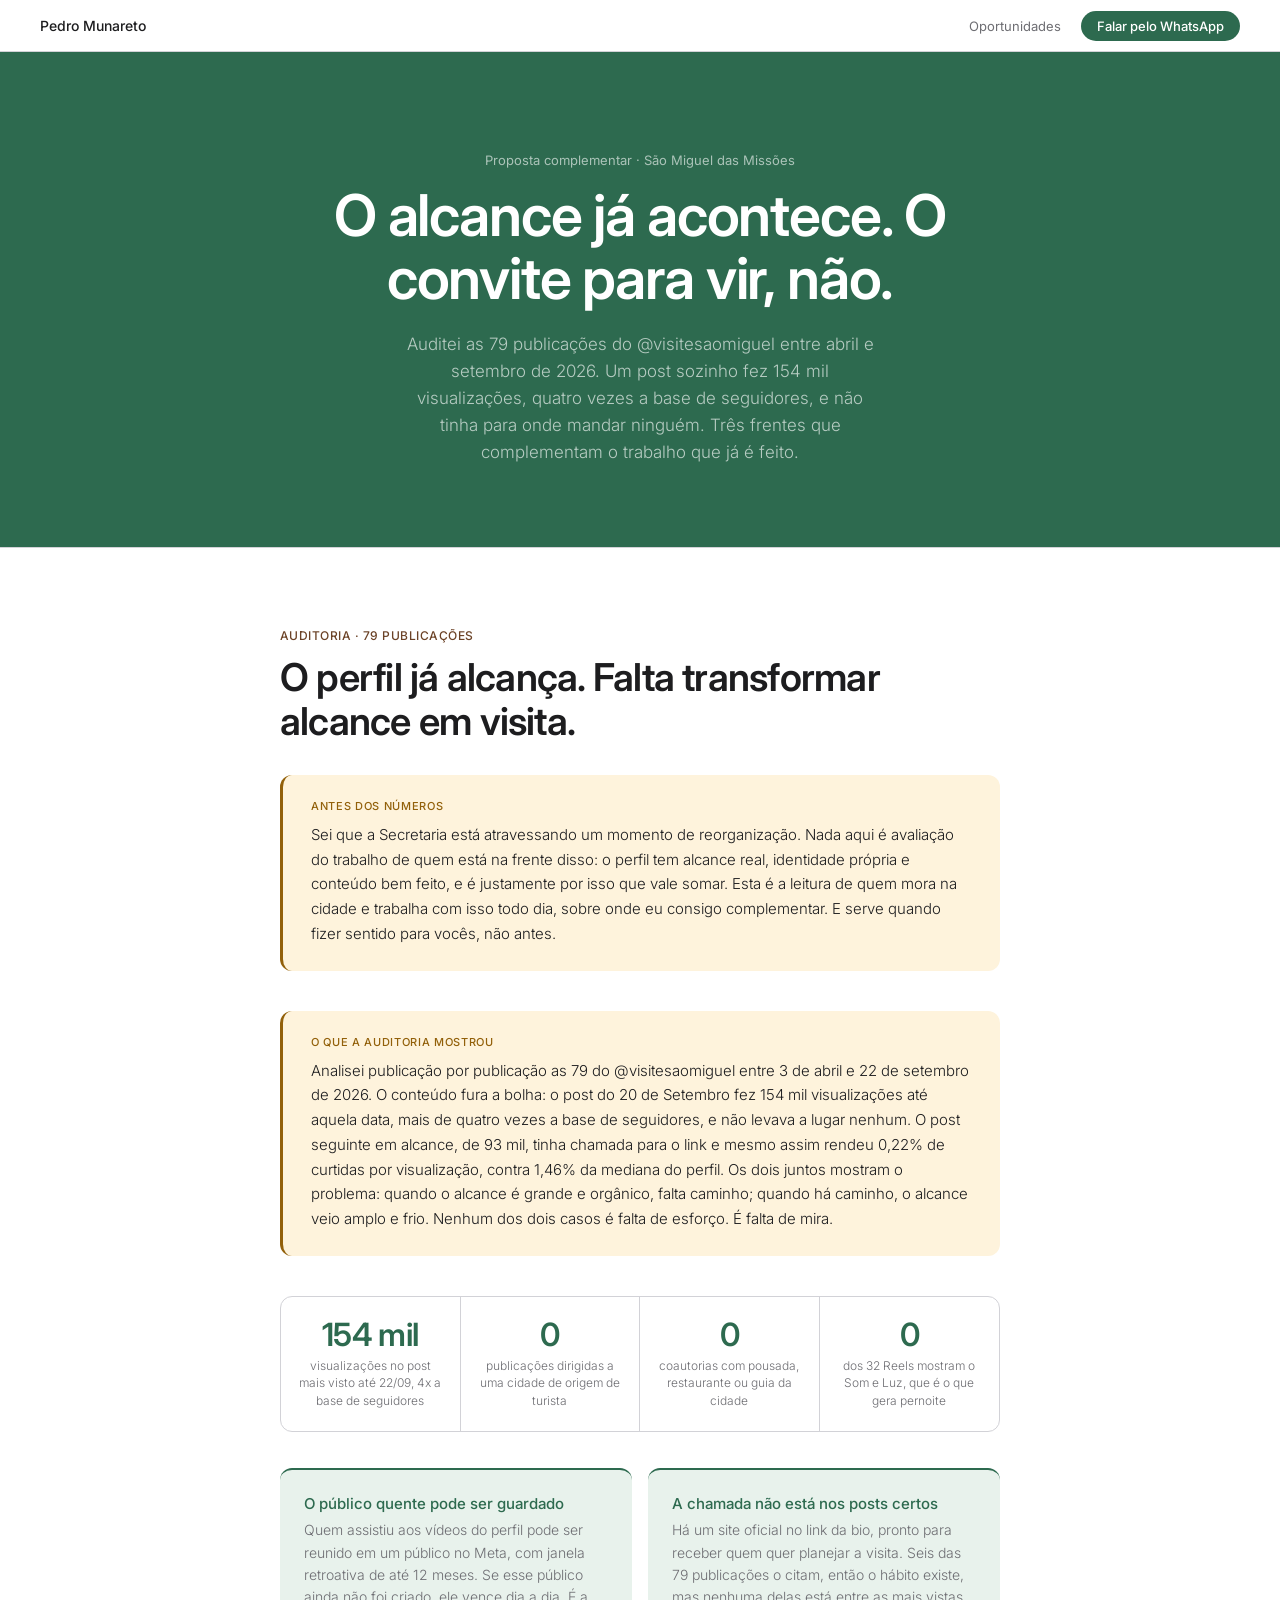
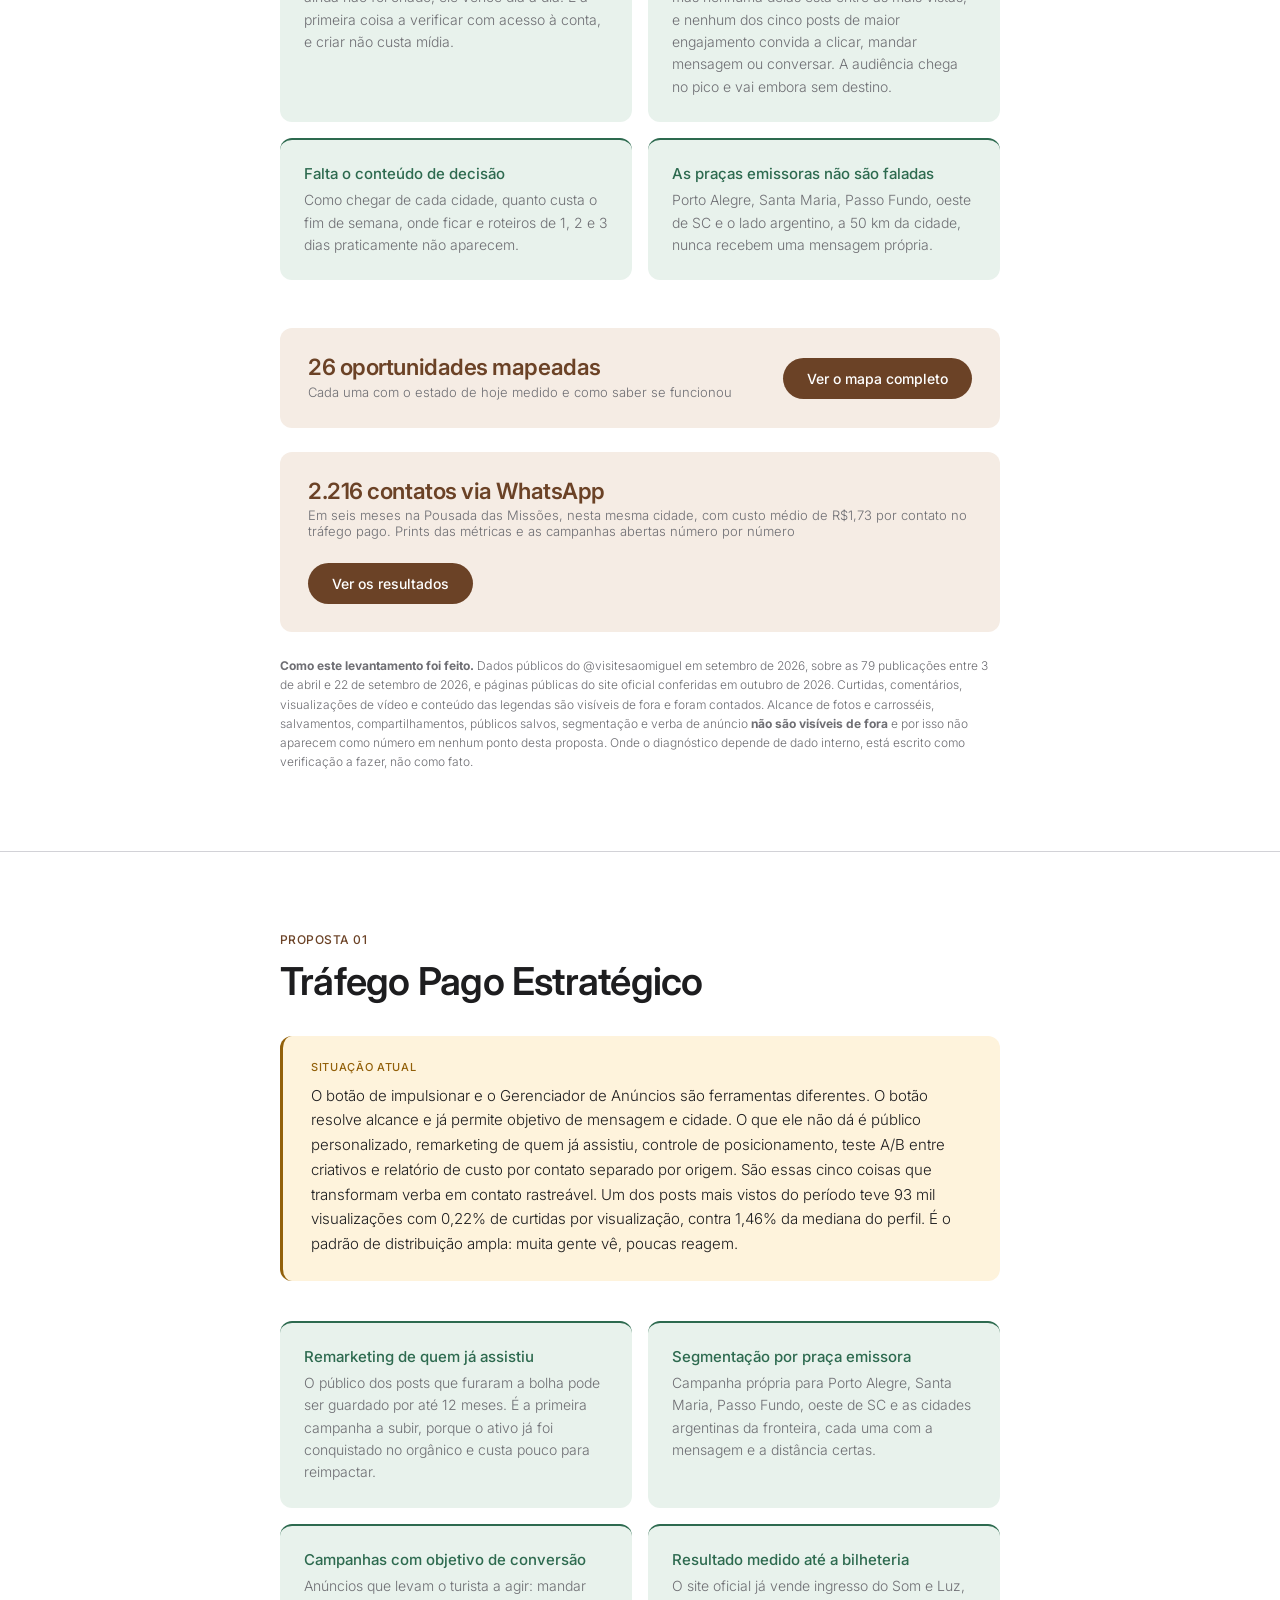
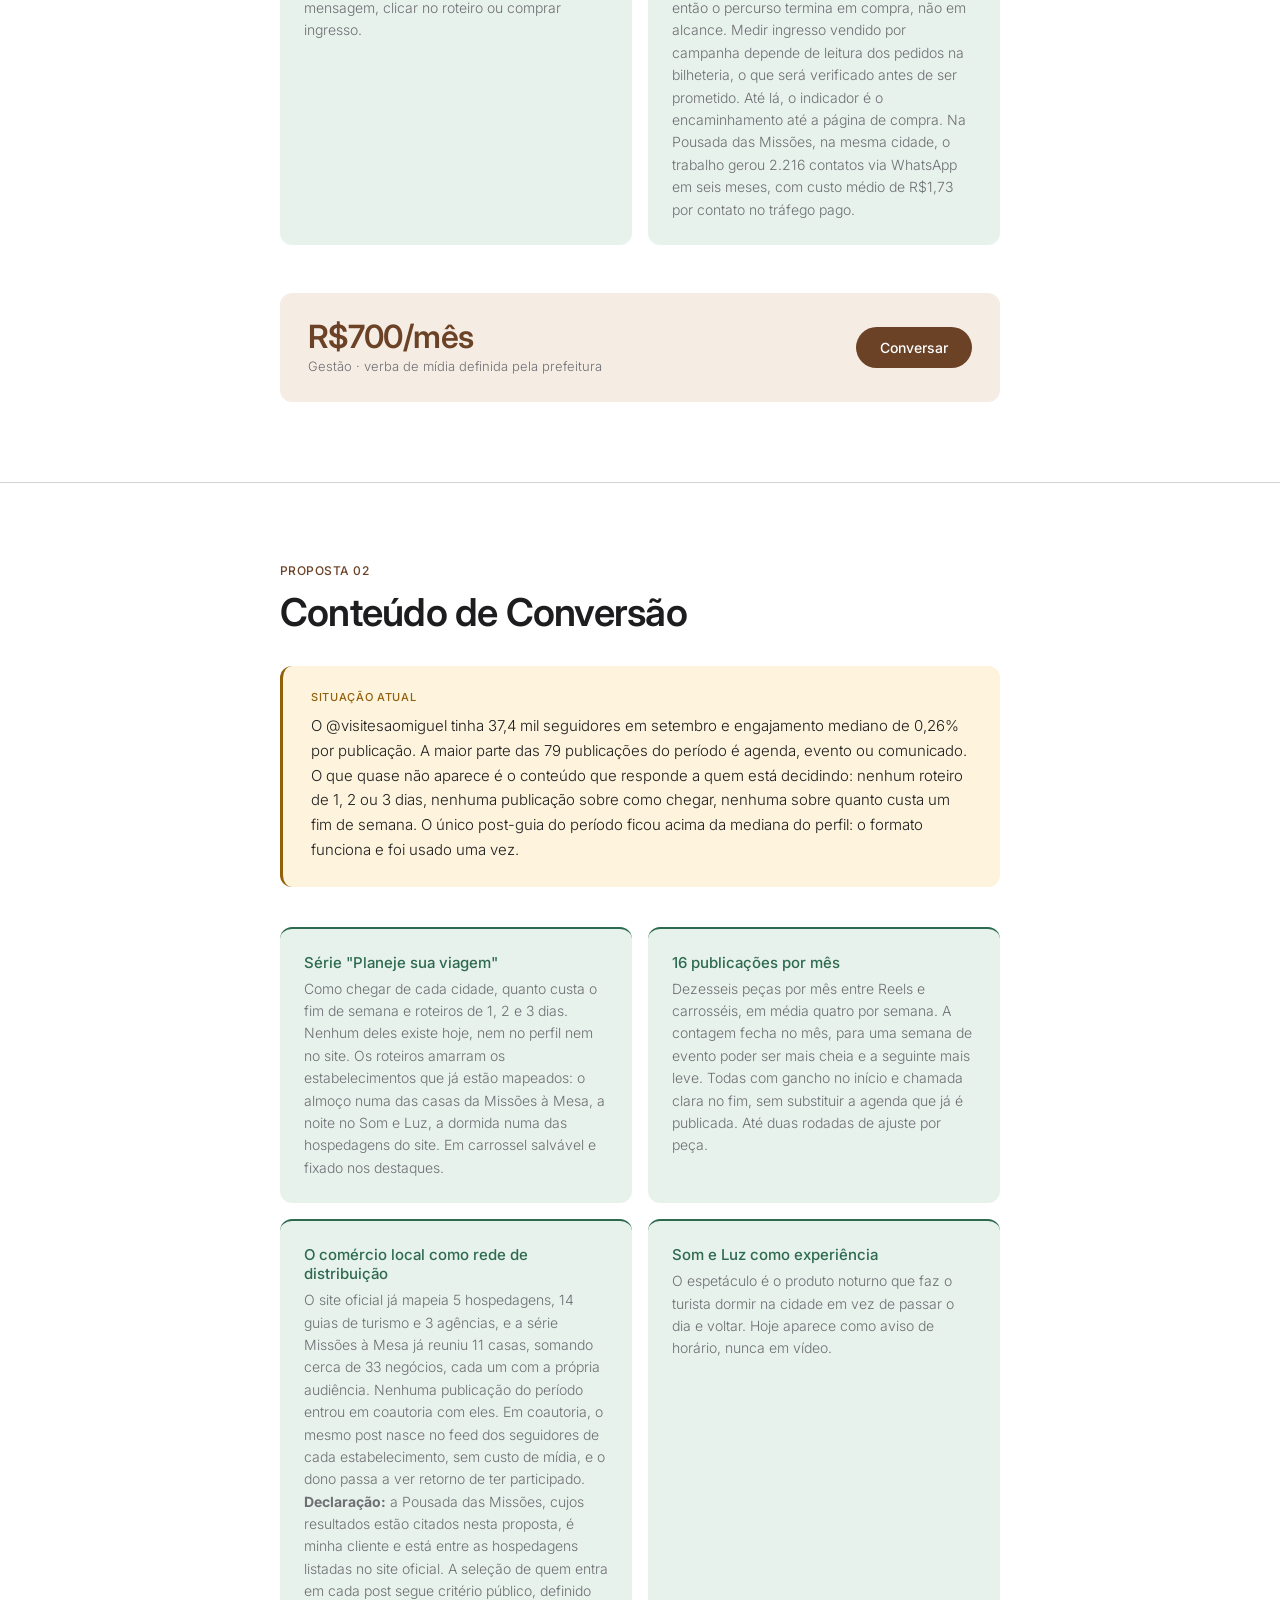
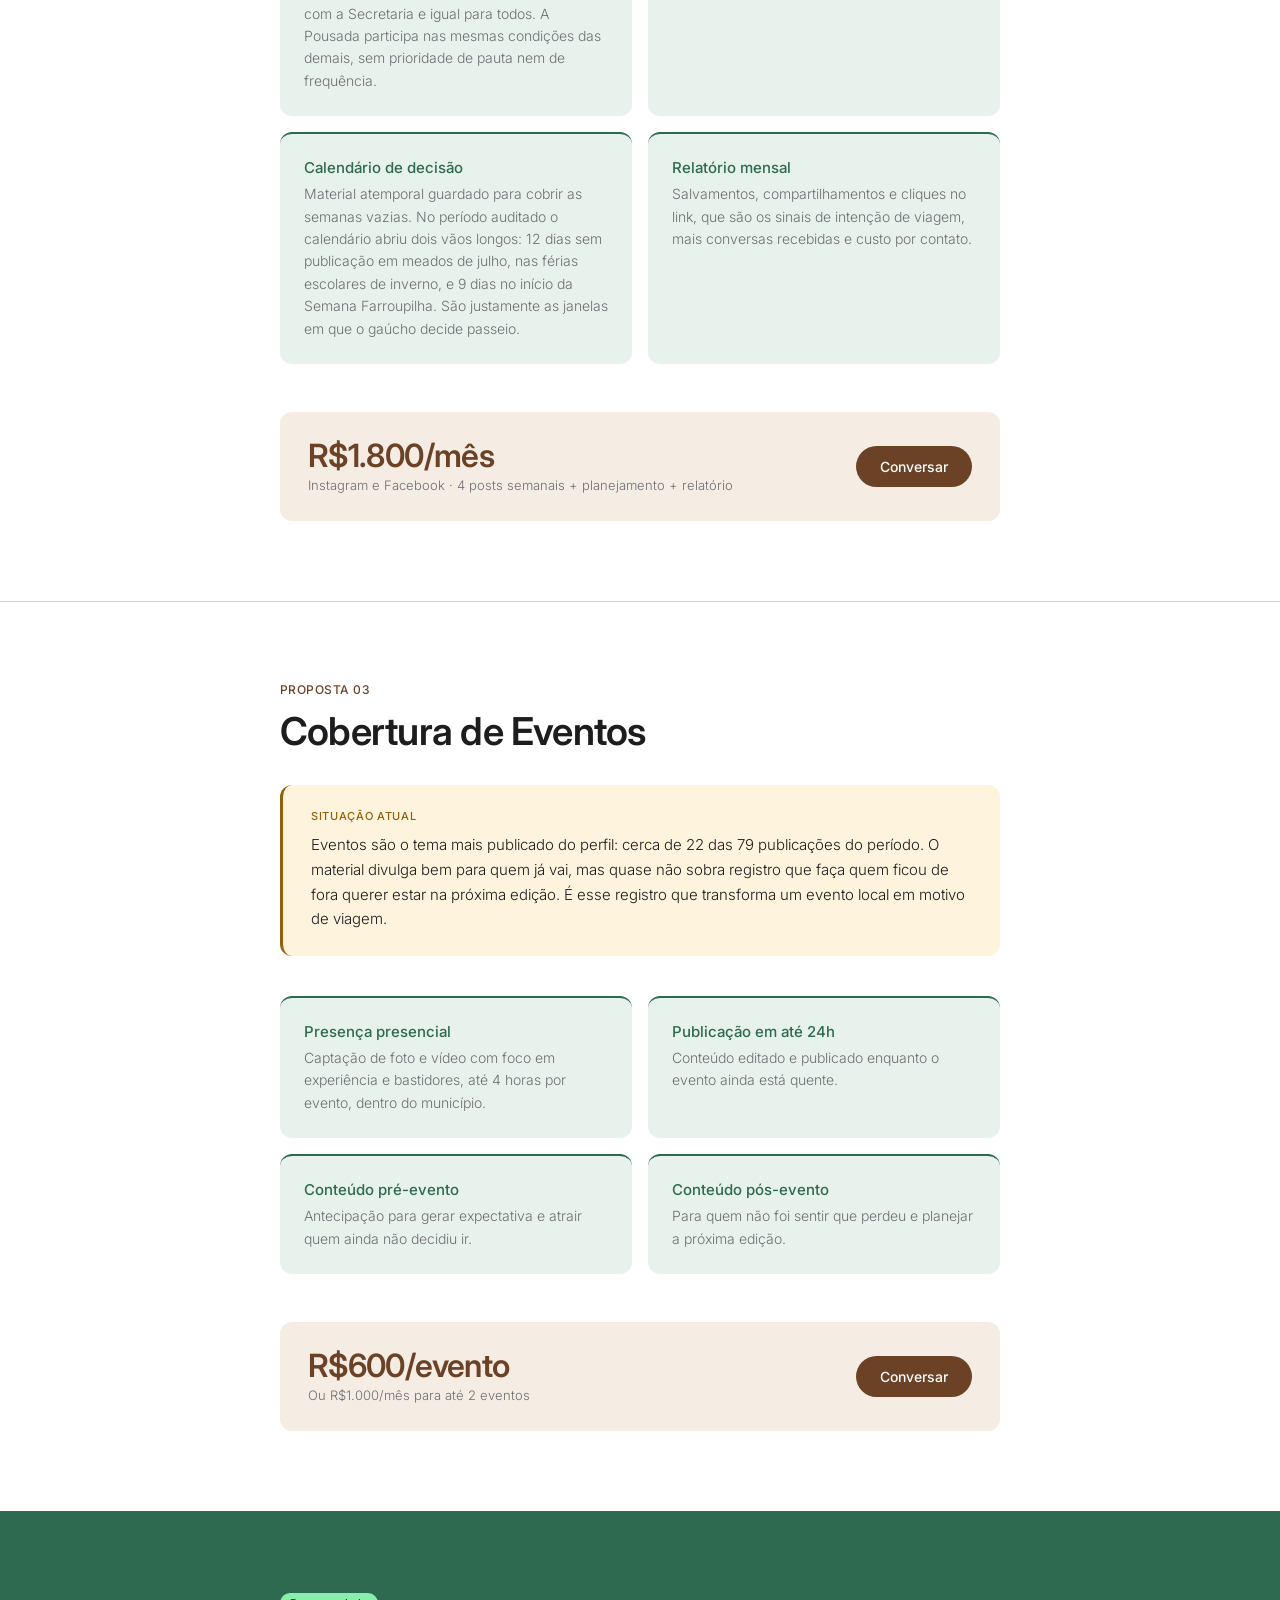
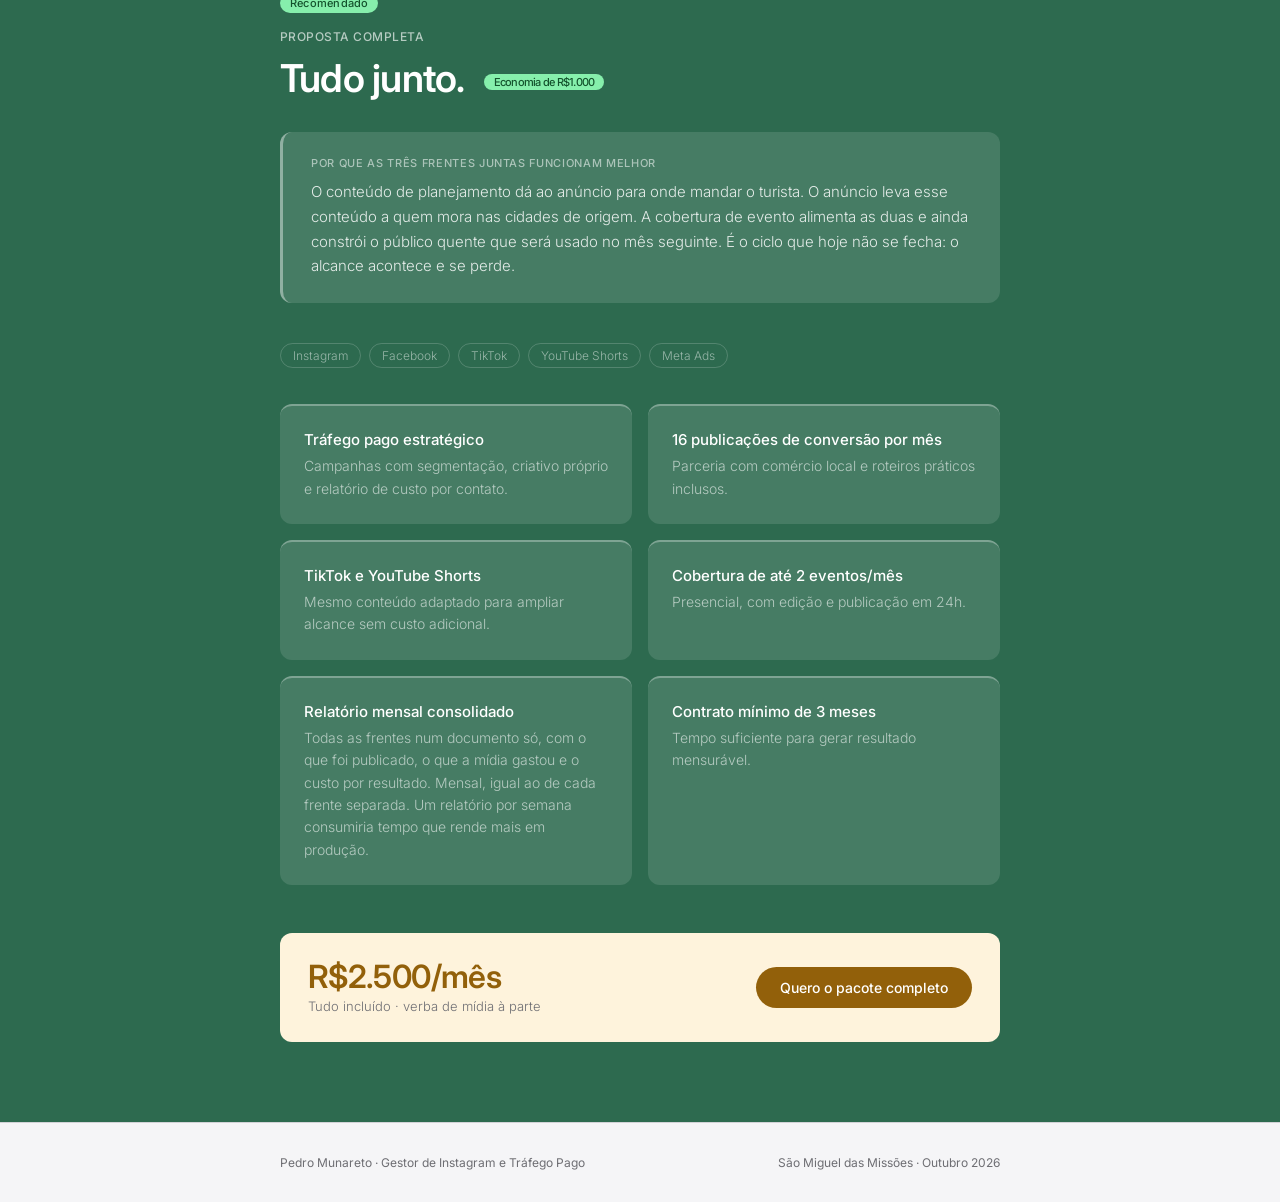
<file: index.html>
<!DOCTYPE html>
<html lang="pt-BR">
<head>
<meta charset="UTF-8">
<meta name="viewport" content="width=device-width, initial-scale=1.0">
<title>Proposta · São Miguel das Missões</title>
<meta name="description" content="Proposta complementar de conteúdo e tráfego pago para o turismo de São Miguel das Missões, a partir da auditoria de 79 publicações do @visitesaomiguel.">
<meta property="og:title" content="Proposta complementar · Turismo de São Miguel das Missões">
<meta property="og:description" content="Auditoria de 79 publicações do @visitesaomiguel e três frentes que complementam o trabalho que já é feito.">
<meta property="og:type" content="website">
<meta property="og:url" content="https://pedronicolasmm-coder.github.io/Proposta-Prefeitura/">
<link href="https://fonts.googleapis.com/css2?family=Inter:wght@300;400;500;600&display=swap" rel="stylesheet">
<link rel="stylesheet" href="estilo.css">
</head>
<body>

<nav>
  <span class="nav-brand">Pedro Munareto</span>
  <span class="nav-right">
    <a href="oportunidades.html" class="nav-link">Oportunidades</a>
    <a href="https://wa.me/5555991011436" class="nav-cta">Falar pelo WhatsApp</a>
  </span>
</nav>

<div class="hero">
  <div class="hero-inner">
    <div class="hero-kicker">Proposta complementar · São Miguel das Missões</div>
    <h1>O alcance já acontece. O convite para vir, não.</h1>
    <p class="hero-sub">Auditei as 79 publicações do @visitesaomiguel entre abril e setembro de 2026. Um post sozinho fez 154 mil visualizações, quatro vezes a base de seguidores, e não tinha para onde mandar ninguém. Três frentes que complementam o trabalho que já é feito.</p>
  </div>
</div>

<!-- AUDITORIA -->
<div class="proposta">
  <div class="proposta-inner">
    <div class="proposta-kicker">Auditoria · 79 publicações</div>
    <h2>O perfil já alcança. Falta transformar alcance em visita.</h2>

    <div class="problema">
      <div class="problema-label">Antes dos números</div>
      <p>Sei que a Secretaria está atravessando um momento de reorganização. Nada aqui é avaliação do trabalho de quem está na frente disso: o perfil tem alcance real, identidade própria e conteúdo bem feito, e é justamente por isso que vale somar. Esta é a leitura de quem mora na cidade e trabalha com isso todo dia, sobre onde eu consigo complementar. E serve quando fizer sentido para vocês, não antes.</p>
    </div>

    <div class="problema">
      <div class="problema-label">O que a auditoria mostrou</div>
      <p>Analisei publicação por publicação as 79 do @visitesaomiguel entre 3 de abril e 22 de setembro de 2026. O conteúdo fura a bolha: o post do 20 de Setembro fez 154 mil visualizações até aquela data, mais de quatro vezes a base de seguidores, e não levava a lugar nenhum. O post seguinte em alcance, de 93 mil, tinha chamada para o link e mesmo assim rendeu 0,22% de curtidas por visualização, contra 1,46% da mediana do perfil. Os dois juntos mostram o problema: quando o alcance é grande e orgânico, falta caminho; quando há caminho, o alcance veio amplo e frio. Nenhum dos dois casos é falta de esforço. É falta de mira.</p>
    </div>

    <div class="nums">
      <div class="num">
        <div class="num-valor">154 mil</div>
        <div class="num-desc">visualizações no post mais visto até 22/09, 4x a base de seguidores</div>
      </div>
      <div class="num">
        <div class="num-valor">0</div>
        <div class="num-desc">publicações dirigidas a uma cidade de origem de turista</div>
      </div>
      <div class="num">
        <div class="num-valor">0</div>
        <div class="num-desc">coautorias com pousada, restaurante ou guia da cidade</div>
      </div>
      <div class="num">
        <div class="num-valor">0</div>
        <div class="num-desc">dos 32 Reels mostram o Som e Luz, que é o que gera pernoite</div>
      </div>
    </div>

    <div class="grid">
      <div class="grid-item">
        <div class="grid-title">O público quente pode ser guardado</div>
        <div class="grid-desc">Quem assistiu aos vídeos do perfil pode ser reunido em um público no Meta, com janela retroativa de até 12 meses. Se esse público ainda não foi criado, ele vence dia a dia. É a primeira coisa a verificar com acesso à conta, e criar não custa mídia.</div>
      </div>
      <div class="grid-item">
        <div class="grid-title">A chamada não está nos posts certos</div>
        <div class="grid-desc">Há um site oficial no link da bio, pronto para receber quem quer planejar a visita. Seis das 79 publicações o citam, então o hábito existe, mas nenhuma delas está entre as mais vistas, e nenhum dos cinco posts de maior engajamento convida a clicar, mandar mensagem ou conversar. A audiência chega no pico e vai embora sem destino.</div>
      </div>
      <div class="grid-item">
        <div class="grid-title">Falta o conteúdo de decisão</div>
        <div class="grid-desc">Como chegar de cada cidade, quanto custa o fim de semana, onde ficar e roteiros de 1, 2 e 3 dias praticamente não aparecem.</div>
      </div>
      <div class="grid-item">
        <div class="grid-title">As praças emissoras não são faladas</div>
        <div class="grid-desc">Porto Alegre, Santa Maria, Passo Fundo, oeste de SC e o lado argentino, a 50 km da cidade, nunca recebem uma mensagem própria.</div>
      </div>
    </div>

    <div class="preco-row" style="margin-bottom:24px;">
      <div>
        <div class="preco-valor" style="font-size:1.4rem;">26 oportunidades mapeadas</div>
        <div class="preco-detalhe">Cada uma com o estado de hoje medido e como saber se funcionou</div>
      </div>
      <a href="oportunidades.html" class="btn">Ver o mapa completo</a>
    </div>

    <div class="preco-row" style="margin-bottom:24px;">
      <div>
        <div class="preco-valor" style="font-size:1.4rem;">2.216 contatos via WhatsApp</div>
        <div class="preco-detalhe">Em seis meses na Pousada das Missões, nesta mesma cidade, com custo médio de R$1,73 por contato no tráfego pago. Prints das métricas e as campanhas abertas número por número</div>
      </div>
      <a href="https://pedronicolasmm-coder.github.io/proposta-complementacao-prefeitura/" class="btn">Ver os resultados</a>
    </div>

    <p class="fonte"><strong>Como este levantamento foi feito.</strong> Dados públicos do @visitesaomiguel em setembro de 2026, sobre as 79 publicações entre 3 de abril e 22 de setembro de 2026, e páginas públicas do site oficial conferidas em outubro de 2026. Curtidas, comentários, visualizações de vídeo e conteúdo das legendas são visíveis de fora e foram contados. Alcance de fotos e carrosséis, salvamentos, compartilhamentos, públicos salvos, segmentação e verba de anúncio <strong>não são visíveis de fora</strong> e por isso não aparecem como número em nenhum ponto desta proposta. Onde o diagnóstico depende de dado interno, está escrito como verificação a fazer, não como fato.</p>
  </div>
</div>

<!-- PROPOSTA 1 -->
<div class="proposta">
  <div class="proposta-inner">
    <div class="proposta-kicker">Proposta 01</div>
    <h2>Tráfego Pago Estratégico</h2>

    <div class="problema">
      <div class="problema-label">Situação atual</div>
      <p>O botão de impulsionar e o Gerenciador de Anúncios são ferramentas diferentes. O botão resolve alcance e já permite objetivo de mensagem e cidade. O que ele não dá é público personalizado, remarketing de quem já assistiu, controle de posicionamento, teste A/B entre criativos e relatório de custo por contato separado por origem. São essas cinco coisas que transformam verba em contato rastreável. Um dos posts mais vistos do período teve 93 mil visualizações com 0,22% de curtidas por visualização, contra 1,46% da mediana do perfil. É o padrão de distribuição ampla: muita gente vê, poucas reagem.</p>
    </div>

    <div class="grid">
      <div class="grid-item">
        <div class="grid-title">Remarketing de quem já assistiu</div>
        <div class="grid-desc">O público dos posts que furaram a bolha pode ser guardado por até 12 meses. É a primeira campanha a subir, porque o ativo já foi conquistado no orgânico e custa pouco para reimpactar.</div>
      </div>
      <div class="grid-item">
        <div class="grid-title">Segmentação por praça emissora</div>
        <div class="grid-desc">Campanha própria para Porto Alegre, Santa Maria, Passo Fundo, oeste de SC e as cidades argentinas da fronteira, cada uma com a mensagem e a distância certas.</div>
      </div>
      <div class="grid-item">
        <div class="grid-title">Campanhas com objetivo de conversão</div>
        <div class="grid-desc">Anúncios que levam o turista a agir: mandar mensagem, clicar no roteiro ou comprar ingresso.</div>
      </div>
      <div class="grid-item">
        <div class="grid-title">Resultado medido até a bilheteria</div>
        <div class="grid-desc">O site oficial já vende ingresso do Som e Luz, então o percurso termina em compra, não em alcance. Medir ingresso vendido por campanha depende de leitura dos pedidos na bilheteria, o que será verificado antes de ser prometido. Até lá, o indicador é o encaminhamento até a página de compra. Na Pousada das Missões, na mesma cidade, o trabalho gerou 2.216 contatos via WhatsApp em seis meses, com custo médio de R$1,73 por contato no tráfego pago.</div>
      </div>
    </div>

    <div class="preco-row">
      <div>
        <div class="preco-valor">R$700/mês</div>
        <div class="preco-detalhe">Gestão · verba de mídia definida pela prefeitura</div>
      </div>
      <a href="https://wa.me/5555991011436" class="btn">Conversar</a>
    </div>
  </div>
</div>

<!-- PROPOSTA 2 -->
<div class="proposta">
  <div class="proposta-inner">
    <div class="proposta-kicker">Proposta 02</div>
    <h2>Conteúdo de Conversão</h2>

    <div class="problema">
      <div class="problema-label">Situação atual</div>
      <p>O @visitesaomiguel tinha 37,4 mil seguidores em setembro e engajamento mediano de 0,26% por publicação. A maior parte das 79 publicações do período é agenda, evento ou comunicado. O que quase não aparece é o conteúdo que responde a quem está decidindo: nenhum roteiro de 1, 2 ou 3 dias, nenhuma publicação sobre como chegar, nenhuma sobre quanto custa um fim de semana. O único post-guia do período ficou acima da mediana do perfil: o formato funciona e foi usado uma vez.</p>
    </div>

    <div class="grid">
      <div class="grid-item">
        <div class="grid-title">Série "Planeje sua viagem"</div>
        <div class="grid-desc">Como chegar de cada cidade, quanto custa o fim de semana e roteiros de 1, 2 e 3 dias. Nenhum deles existe hoje, nem no perfil nem no site. Os roteiros amarram os estabelecimentos que já estão mapeados: o almoço numa das casas da Missões à Mesa, a noite no Som e Luz, a dormida numa das hospedagens do site. Em carrossel salvável e fixado nos destaques.</div>
      </div>
      <div class="grid-item">
        <div class="grid-title">16 publicações por mês</div>
        <div class="grid-desc">Dezesseis peças por mês entre Reels e carrosséis, em média quatro por semana. A contagem fecha no mês, para uma semana de evento poder ser mais cheia e a seguinte mais leve. Todas com gancho no início e chamada clara no fim, sem substituir a agenda que já é publicada. Até duas rodadas de ajuste por peça.</div>
      </div>
      <div class="grid-item">
        <div class="grid-title">O comércio local como rede de distribuição</div>
        <div class="grid-desc">O site oficial já mapeia 5 hospedagens, 14 guias de turismo e 3 agências, e a série Missões à Mesa já reuniu 11 casas, somando cerca de 33 negócios, cada um com a própria audiência. Nenhuma publicação do período entrou em coautoria com eles. Em coautoria, o mesmo post nasce no feed dos seguidores de cada estabelecimento, sem custo de mídia, e o dono passa a ver retorno de ter participado. <strong>Declaração:</strong> a Pousada das Missões, cujos resultados estão citados nesta proposta, é minha cliente e está entre as hospedagens listadas no site oficial. A seleção de quem entra em cada post segue critério público, definido com a Secretaria e igual para todos. A Pousada participa nas mesmas condições das demais, sem prioridade de pauta nem de frequência.</div>
      </div>
      <div class="grid-item">
        <div class="grid-title">Som e Luz como experiência</div>
        <div class="grid-desc">O espetáculo é o produto noturno que faz o turista dormir na cidade em vez de passar o dia e voltar. Hoje aparece como aviso de horário, nunca em vídeo.</div>
      </div>
      <div class="grid-item">
        <div class="grid-title">Calendário de decisão</div>
        <div class="grid-desc">Material atemporal guardado para cobrir as semanas vazias. No período auditado o calendário abriu dois vãos longos: 12 dias sem publicação em meados de julho, nas férias escolares de inverno, e 9 dias no início da Semana Farroupilha. São justamente as janelas em que o gaúcho decide passeio.</div>
      </div>
      <div class="grid-item">
        <div class="grid-title">Relatório mensal</div>
        <div class="grid-desc">Salvamentos, compartilhamentos e cliques no link, que são os sinais de intenção de viagem, mais conversas recebidas e custo por contato.</div>
      </div>
    </div>

    <div class="preco-row">
      <div>
        <div class="preco-valor">R$1.800/mês</div>
        <div class="preco-detalhe">Instagram e Facebook · 4 posts semanais + planejamento + relatório</div>
      </div>
      <a href="https://wa.me/5555991011436" class="btn">Conversar</a>
    </div>
  </div>
</div>

<!-- PROPOSTA 3 -->
<div class="proposta">
  <div class="proposta-inner">
    <div class="proposta-kicker">Proposta 03</div>
    <h2>Cobertura de Eventos</h2>

    <div class="problema">
      <div class="problema-label">Situação atual</div>
      <p>Eventos são o tema mais publicado do perfil: cerca de 22 das 79 publicações do período. O material divulga bem para quem já vai, mas quase não sobra registro que faça quem ficou de fora querer estar na próxima edição. É esse registro que transforma um evento local em motivo de viagem.</p>
    </div>

    <div class="grid">
      <div class="grid-item">
        <div class="grid-title">Presença presencial</div>
        <div class="grid-desc">Captação de foto e vídeo com foco em experiência e bastidores, até 4 horas por evento, dentro do município.</div>
      </div>
      <div class="grid-item">
        <div class="grid-title">Publicação em até 24h</div>
        <div class="grid-desc">Conteúdo editado e publicado enquanto o evento ainda está quente.</div>
      </div>
      <div class="grid-item">
        <div class="grid-title">Conteúdo pré-evento</div>
        <div class="grid-desc">Antecipação para gerar expectativa e atrair quem ainda não decidiu ir.</div>
      </div>
      <div class="grid-item">
        <div class="grid-title">Conteúdo pós-evento</div>
        <div class="grid-desc">Para quem não foi sentir que perdeu e planejar a próxima edição.</div>
      </div>
    </div>

    <div class="preco-row">
      <div>
        <div class="preco-valor">R$600/evento</div>
        <div class="preco-detalhe">Ou R$1.000/mês para até 2 eventos</div>
      </div>
      <a href="https://wa.me/5555991011436" class="btn">Conversar</a>
    </div>
  </div>
</div>

<!-- PROPOSTA COMPLETA -->
<div class="proposta proposta-completa">
  <div class="proposta-inner">
    <div class="badge">Recomendado</div>
    <div class="proposta-kicker">Proposta Completa</div>
    <h2>Tudo junto. <span class="economia-tag">Economia de R$1.000</span></h2>

    <div class="problema">
      <div class="problema-label">Por que as três frentes juntas funcionam melhor</div>
      <p>O conteúdo de planejamento dá ao anúncio para onde mandar o turista. O anúncio leva esse conteúdo a quem mora nas cidades de origem. A cobertura de evento alimenta as duas e ainda constrói o público quente que será usado no mês seguinte. É o ciclo que hoje não se fecha: o alcance acontece e se perde.</p>
    </div>

    <div class="plataformas">
      <span class="plat">Instagram</span>
      <span class="plat">Facebook</span>
      <span class="plat">TikTok</span>
      <span class="plat">YouTube Shorts</span>
      <span class="plat">Meta Ads</span>
    </div>

    <div class="grid">
      <div class="grid-item">
        <div class="grid-title">Tráfego pago estratégico</div>
        <div class="grid-desc">Campanhas com segmentação, criativo próprio e relatório de custo por contato.</div>
      </div>
      <div class="grid-item">
        <div class="grid-title">16 publicações de conversão por mês</div>
        <div class="grid-desc">Parceria com comércio local e roteiros práticos inclusos.</div>
      </div>
      <div class="grid-item">
        <div class="grid-title">TikTok e YouTube Shorts</div>
        <div class="grid-desc">Mesmo conteúdo adaptado para ampliar alcance sem custo adicional.</div>
      </div>
      <div class="grid-item">
        <div class="grid-title">Cobertura de até 2 eventos/mês</div>
        <div class="grid-desc">Presencial, com edição e publicação em 24h.</div>
      </div>
      <div class="grid-item">
        <div class="grid-title">Relatório mensal consolidado</div>
        <div class="grid-desc">Todas as frentes num documento só, com o que foi publicado, o que a mídia gastou e o custo por resultado. Mensal, igual ao de cada frente separada. Um relatório por semana consumiria tempo que rende mais em produção.</div>
      </div>
      <div class="grid-item">
        <div class="grid-title">Contrato mínimo de 3 meses</div>
        <div class="grid-desc">Tempo suficiente para gerar resultado mensurável.</div>
      </div>
    </div>

    <div class="preco-row">
      <div>
        <div class="preco-valor">R$2.500/mês</div>
        <div class="preco-detalhe">Tudo incluído · verba de mídia à parte</div>
      </div>
      <a href="https://wa.me/5555991011436" class="btn">Quero o pacote completo</a>
    </div>
  </div>
</div>

<footer>
  <div class="footer-inner">
    <span>Pedro Munareto · Gestor de Instagram e Tráfego Pago</span>
    <span>São Miguel das Missões · Outubro 2026</span>
  </div>
</footer>

</body>
</html>
</file>
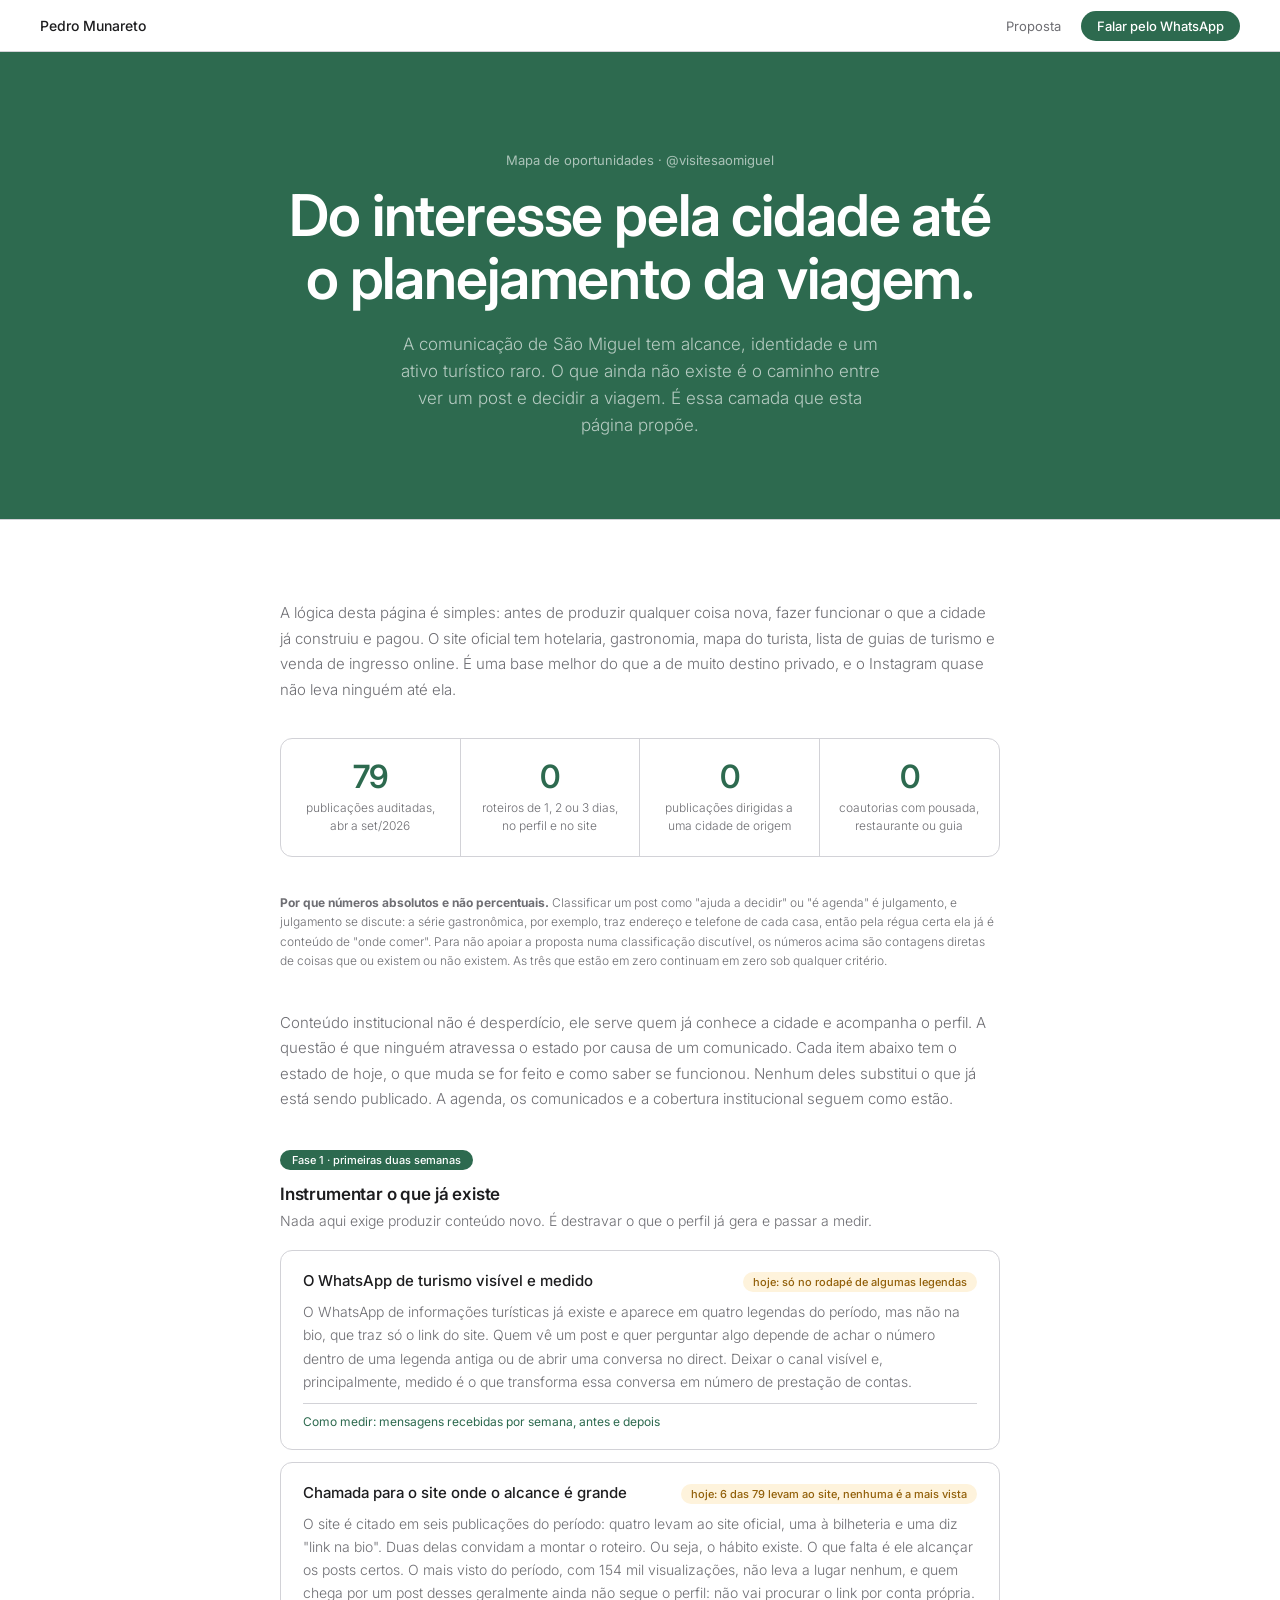
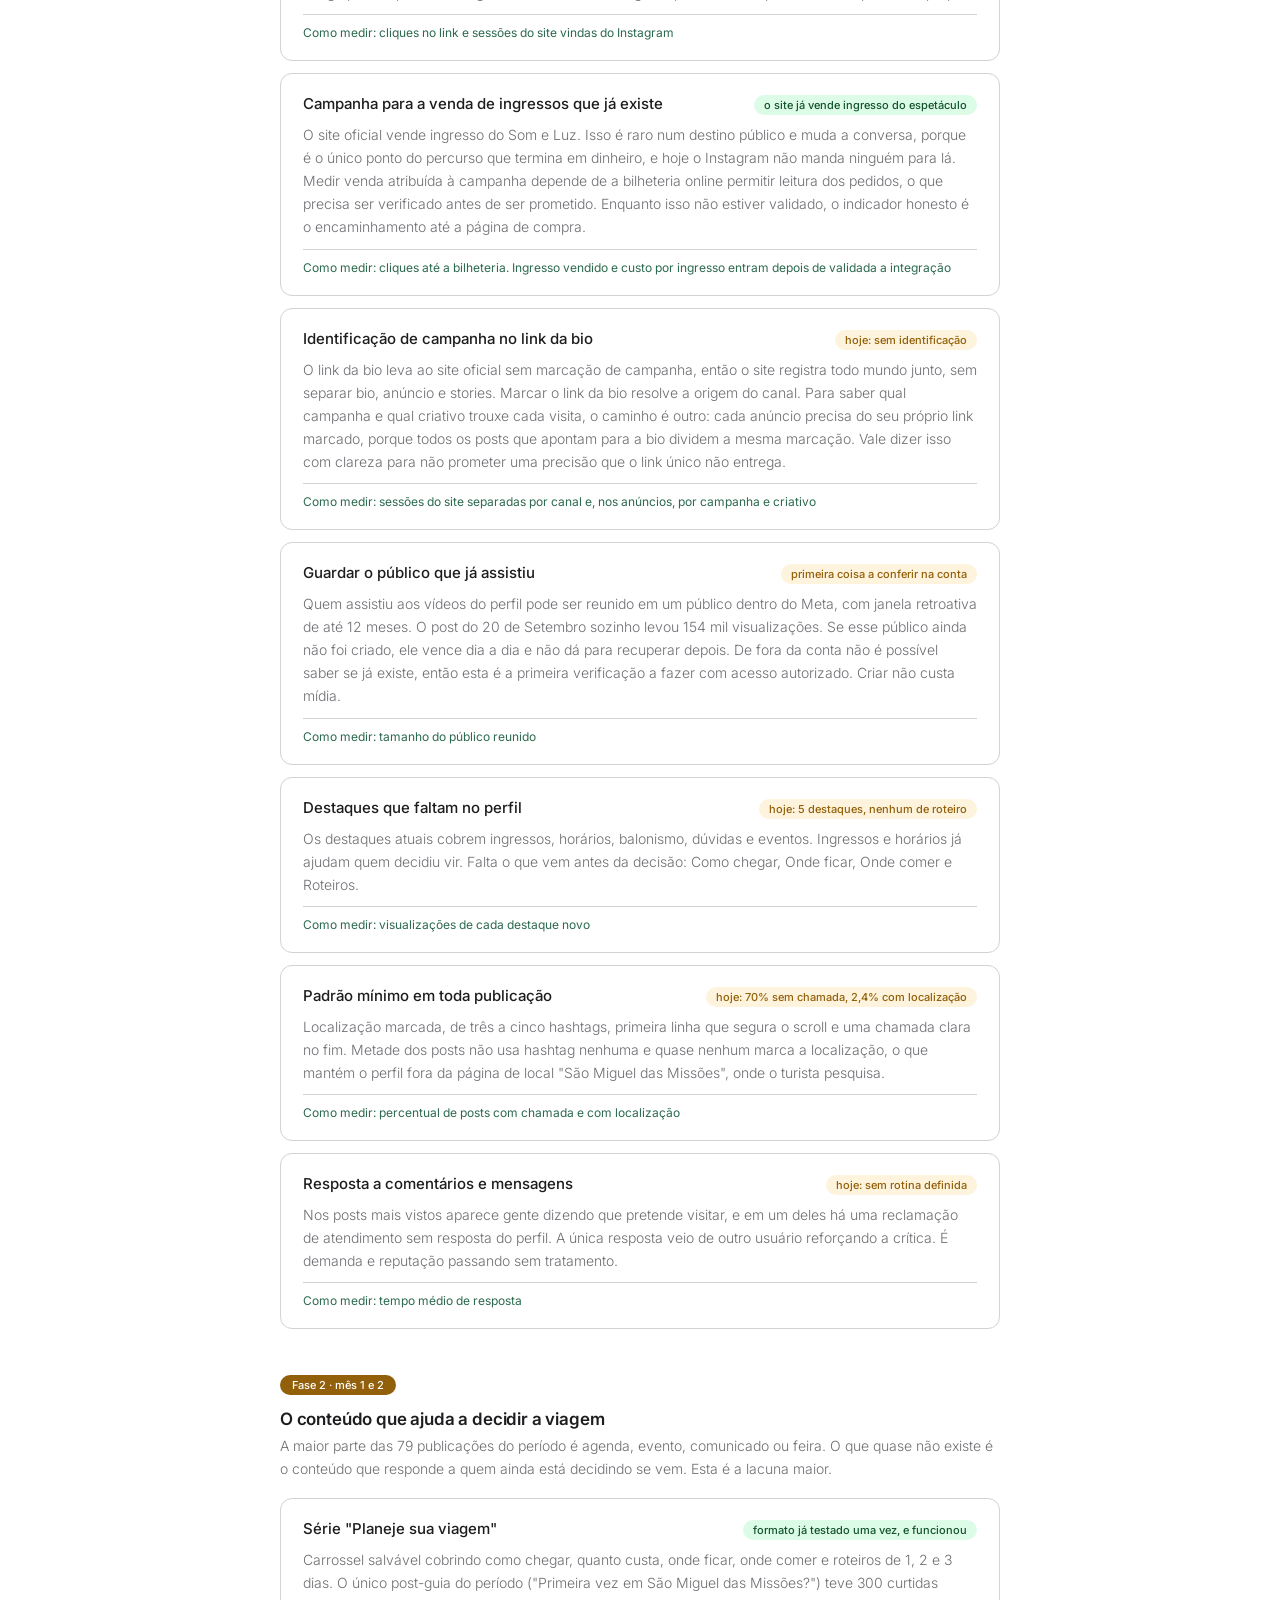
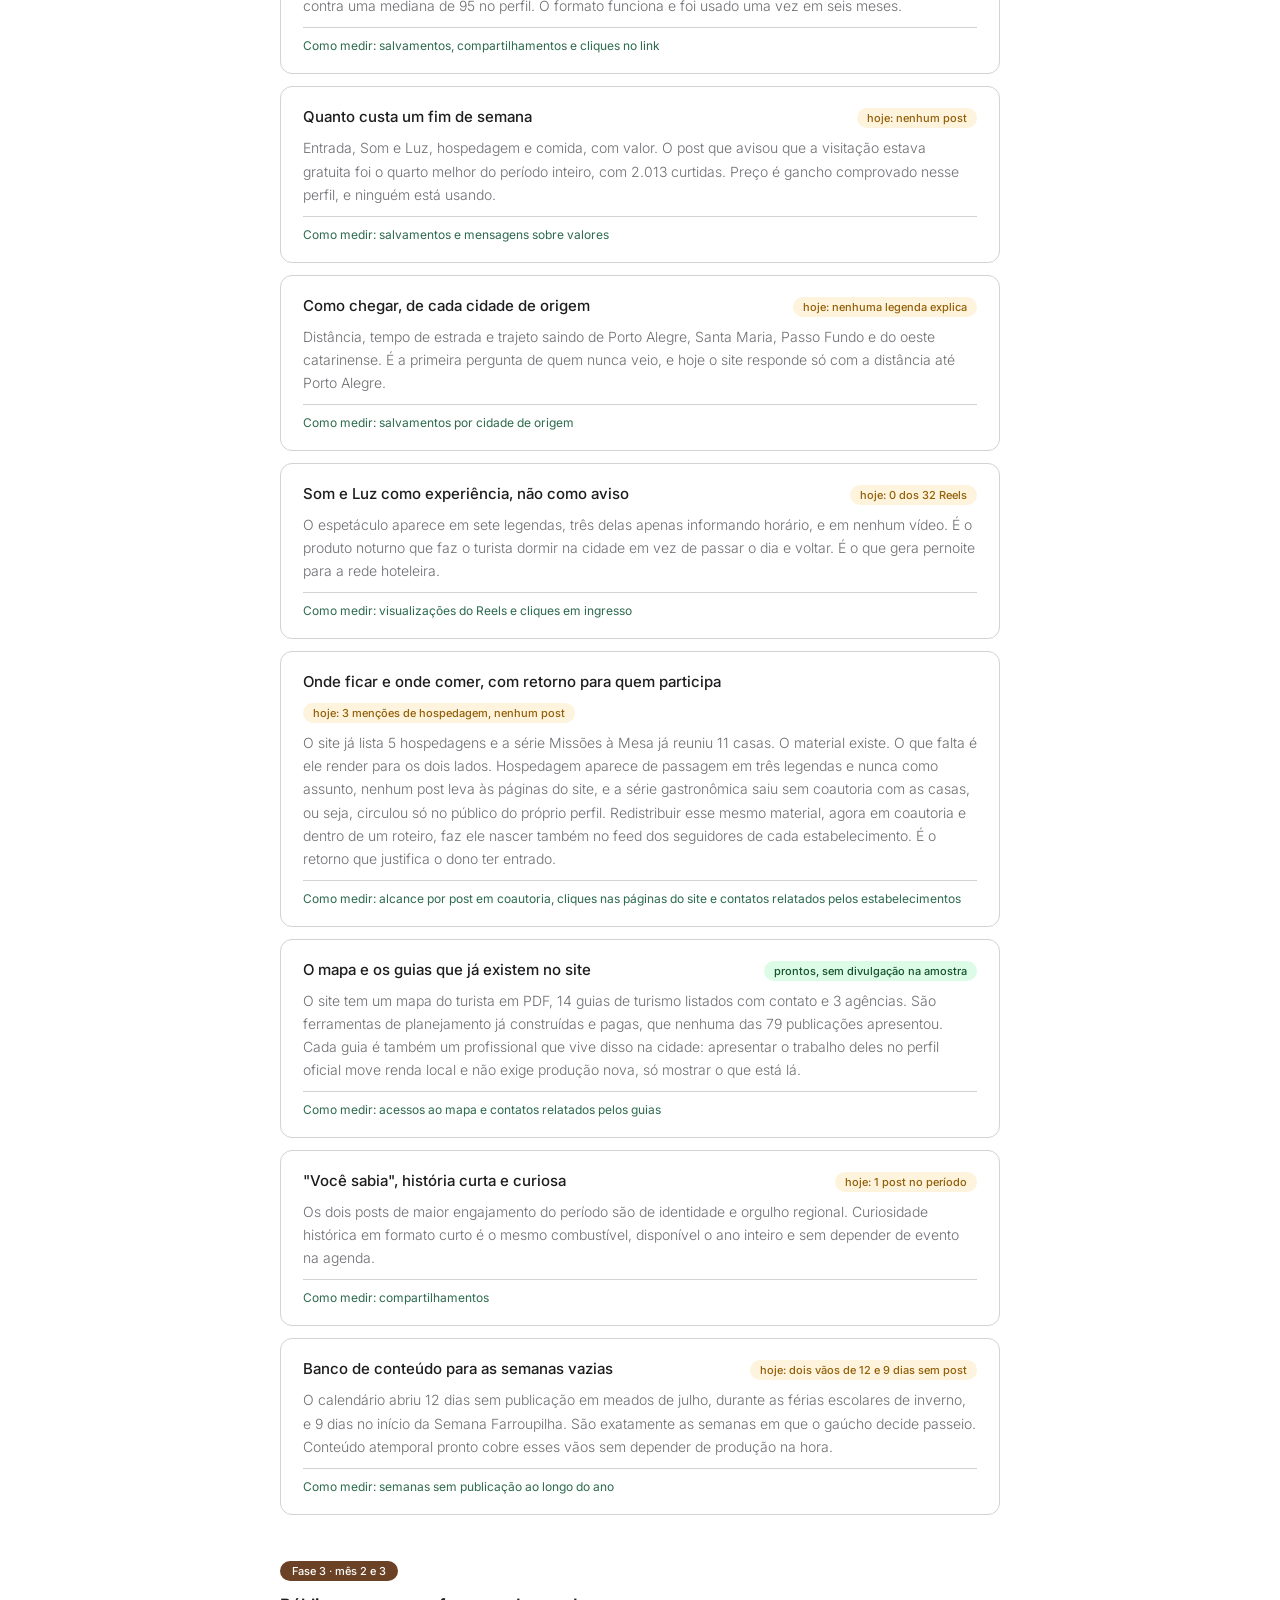
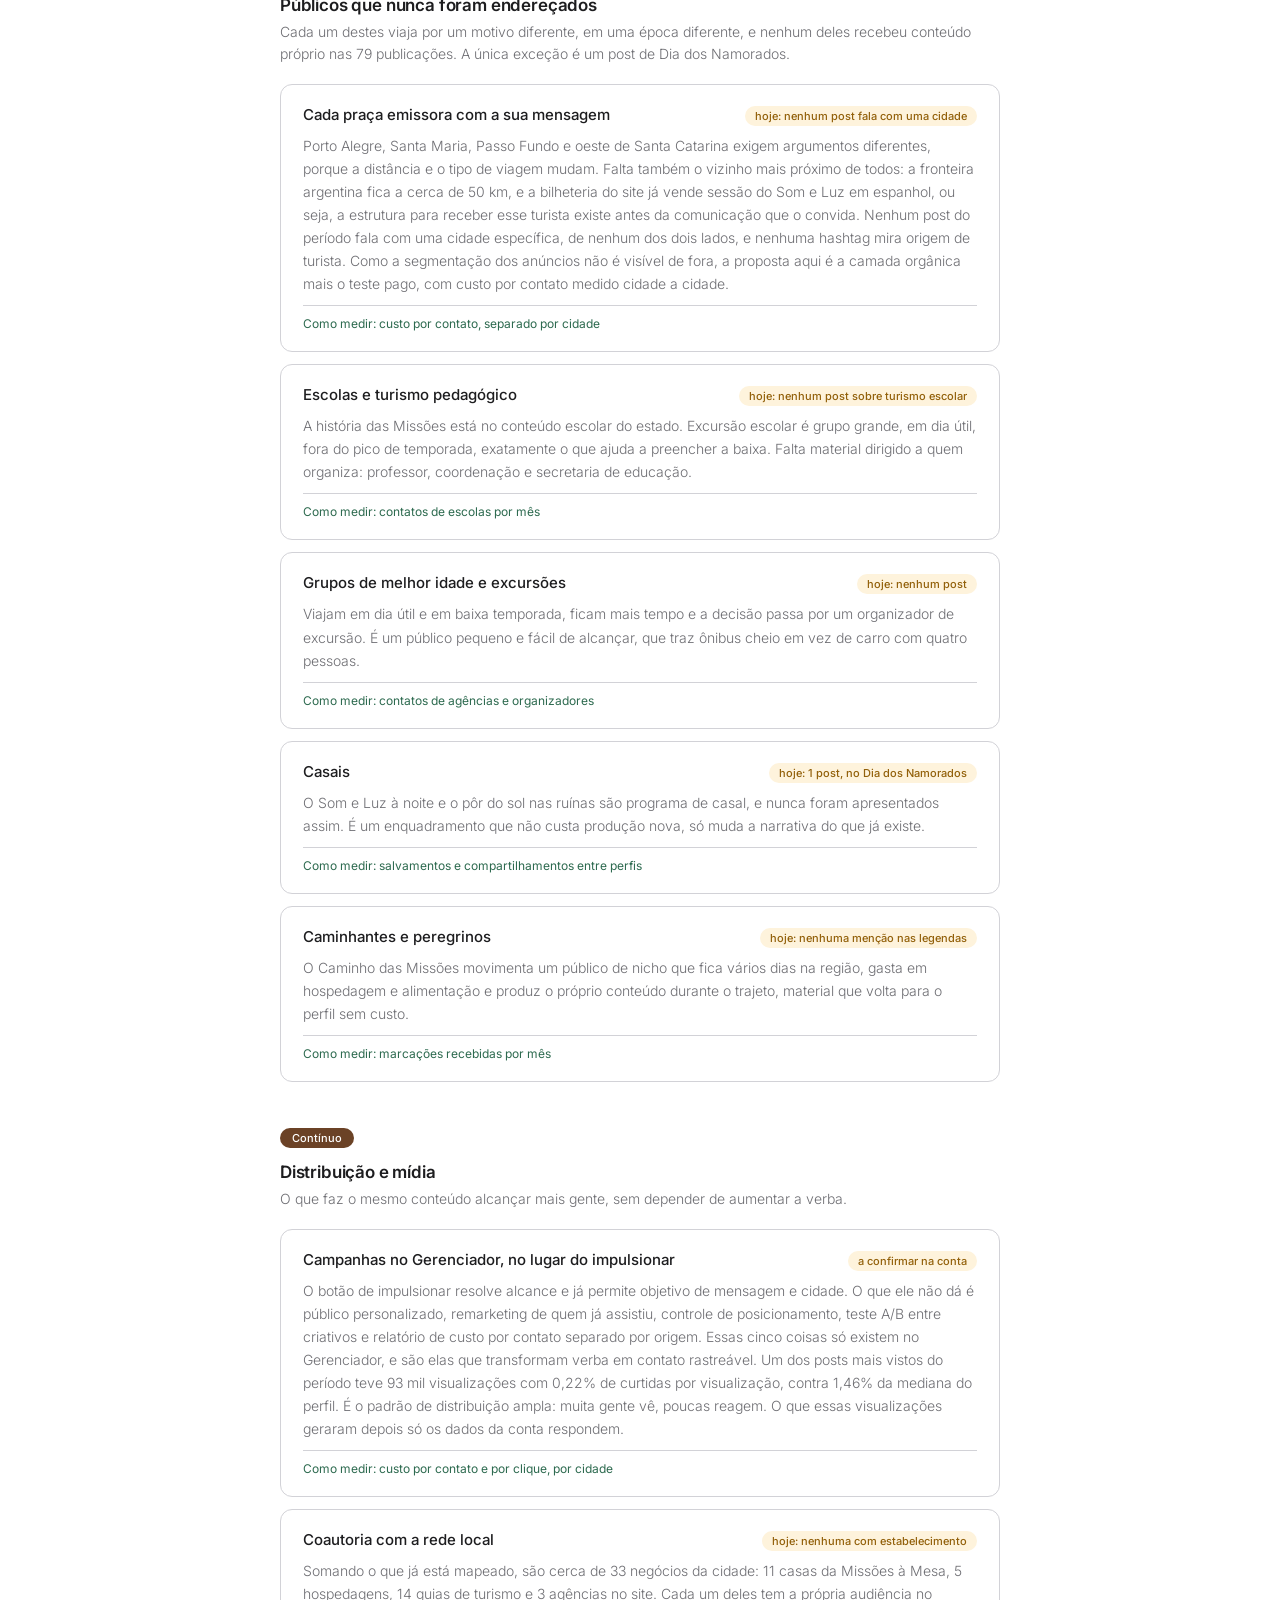
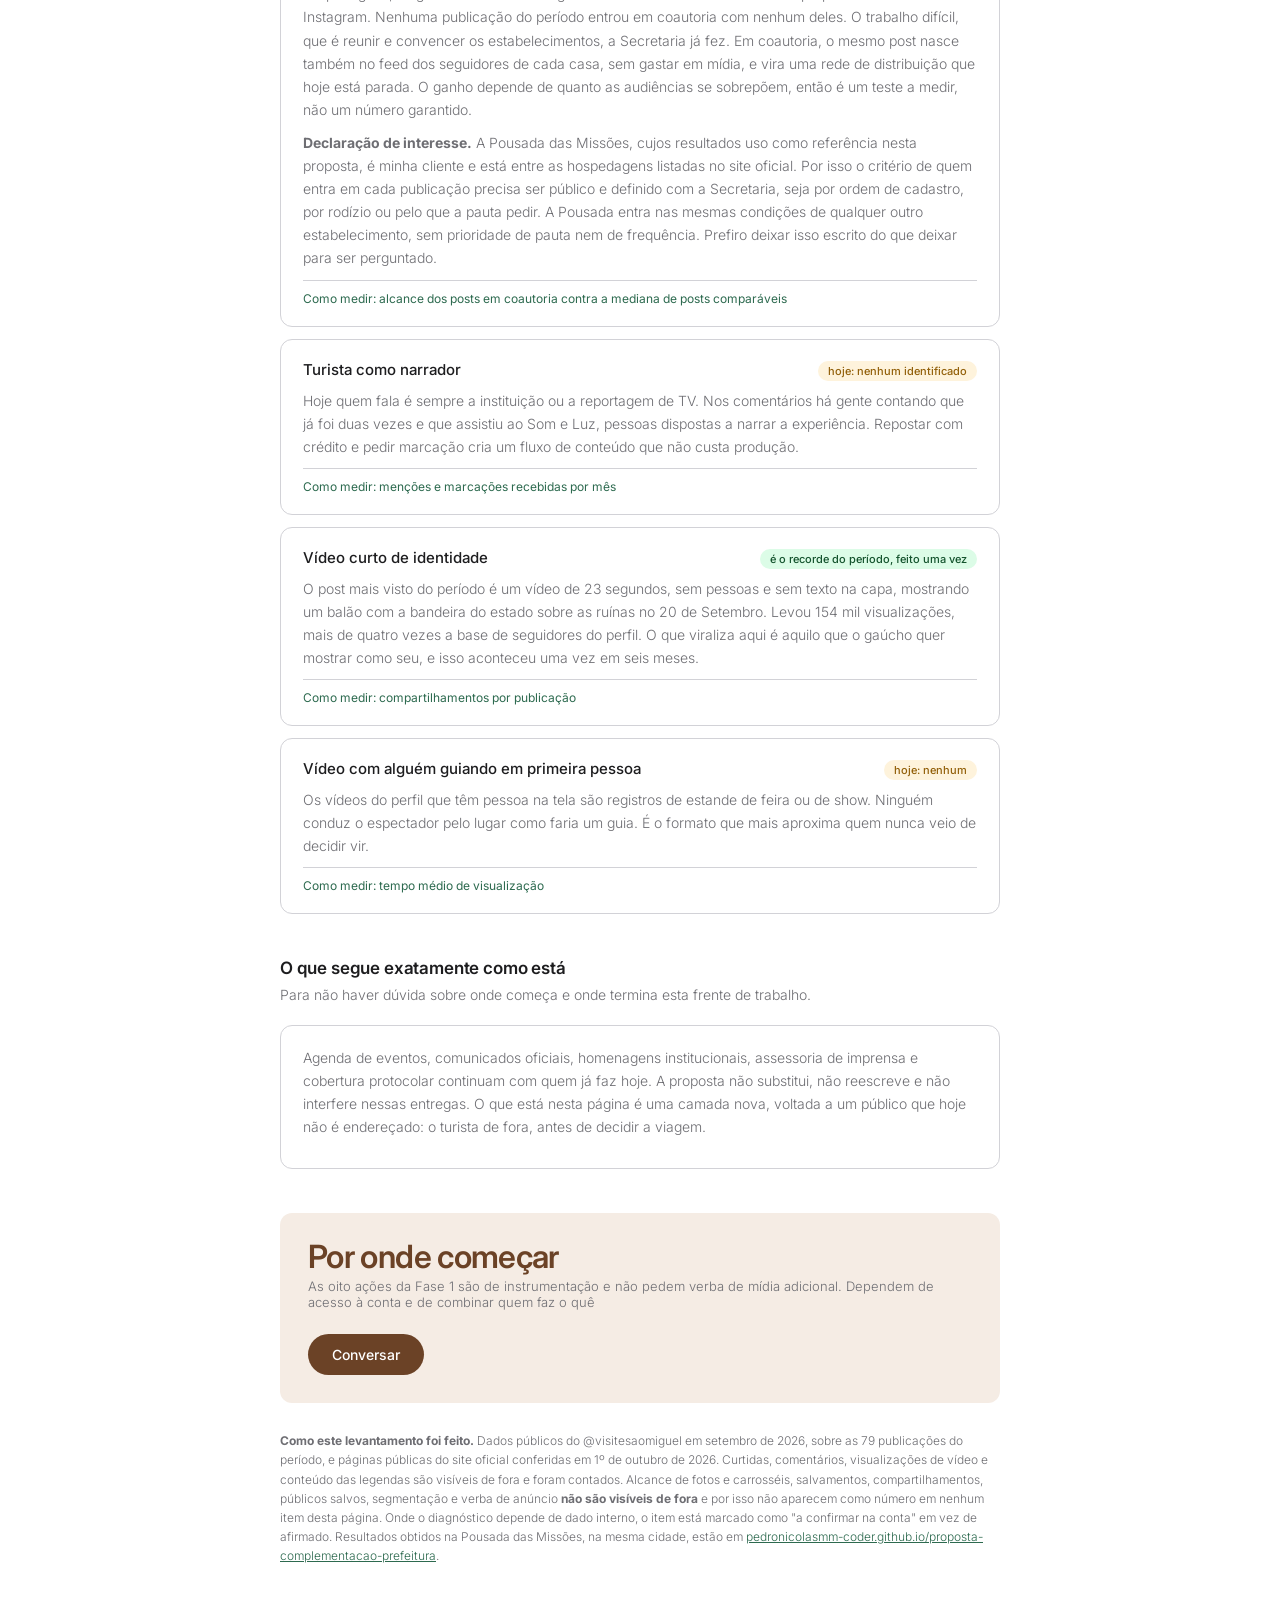
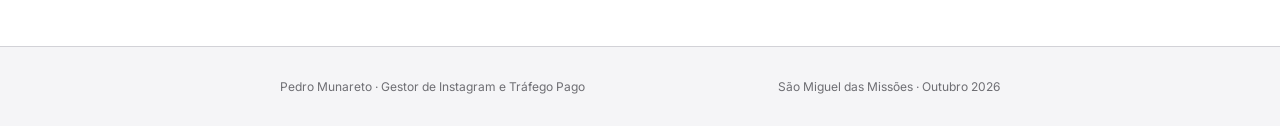
<file: oportunidades.html>
<!DOCTYPE html>
<html lang="pt-BR">
<head>
<meta charset="UTF-8">
<meta name="viewport" content="width=device-width, initial-scale=1.0">
<title>Oportunidades · São Miguel das Missões</title>
<meta name="description" content="Mapa de 26 oportunidades para o turismo de São Miguel das Missões, cada uma com o estado de hoje e como medir o resultado.">
<meta property="og:title" content="Mapa de oportunidades · Turismo de São Miguel das Missões">
<meta property="og:description" content="26 oportunidades em quatro fases, cada uma com o estado de hoje medido e como saber se funcionou.">
<meta property="og:type" content="website">
<meta property="og:url" content="https://pedronicolasmm-coder.github.io/Proposta-Prefeitura/oportunidades.html">
<link href="https://fonts.googleapis.com/css2?family=Inter:wght@300;400;500;600&display=swap" rel="stylesheet">
<link rel="stylesheet" href="estilo.css">
</head>
<body>

<nav>
  <span class="nav-brand">Pedro Munareto</span>
  <span class="nav-right">
    <a href="index.html" class="nav-link">Proposta</a>
    <a href="https://wa.me/5555991011436" class="nav-cta">Falar pelo WhatsApp</a>
  </span>
</nav>

<div class="hero">
  <div class="hero-inner">
    <div class="hero-kicker">Mapa de oportunidades · @visitesaomiguel</div>
    <h1>Do interesse pela cidade até o planejamento da viagem.</h1>
    <p class="hero-sub">A comunicação de São Miguel tem alcance, identidade e um ativo turístico raro. O que ainda não existe é o caminho entre ver um post e decidir a viagem. É essa camada que esta página propõe.</p>
  </div>
</div>

<div class="proposta">
  <div class="proposta-inner">

    <p class="intro">A lógica desta página é simples: antes de produzir qualquer coisa nova, fazer funcionar o que a cidade já construiu e pagou. O site oficial tem hotelaria, gastronomia, mapa do turista, lista de guias de turismo e venda de ingresso online. É uma base melhor do que a de muito destino privado, e o Instagram quase não leva ninguém até ela.</p>

    <div class="nums">
      <div class="num"><div class="num-valor">79</div><div class="num-desc">publicações auditadas, abr a set/2026</div></div>
      <div class="num"><div class="num-valor">0</div><div class="num-desc">roteiros de 1, 2 ou 3 dias, no perfil e no site</div></div>
      <div class="num"><div class="num-valor">0</div><div class="num-desc">publicações dirigidas a uma cidade de origem</div></div>
      <div class="num"><div class="num-valor">0</div><div class="num-desc">coautorias com pousada, restaurante ou guia</div></div>
    </div>

    <p class="fonte" style="margin-bottom:40px;"><strong>Por que números absolutos e não percentuais.</strong> Classificar um post como "ajuda a decidir" ou "é agenda" é julgamento, e julgamento se discute: a série gastronômica, por exemplo, traz endereço e telefone de cada casa, então pela régua certa ela já é conteúdo de "onde comer". Para não apoiar a proposta numa classificação discutível, os números acima são contagens diretas de coisas que ou existem ou não existem. As três que estão em zero continuam em zero sob qualquer critério.</p>

    <p class="intro">Conteúdo institucional não é desperdício, ele serve quem já conhece a cidade e acompanha o perfil. A questão é que ninguém atravessa o estado por causa de um comunicado. Cada item abaixo tem o estado de hoje, o que muda se for feito e como saber se funcionou. Nenhum deles substitui o que já está sendo publicado. A agenda, os comunicados e a cobertura institucional seguem como estão.</p>

    <!-- FASE 1 -->
    <div class="bloco">
      <span class="fase">Fase 1 · primeiras duas semanas</span>
      <h3>Instrumentar o que já existe</h3>
      <p class="bloco-sub">Nada aqui exige produzir conteúdo novo. É destravar o que o perfil já gera e passar a medir.</p>

      <div class="op">
        <div class="op-head">
          <span class="op-title">O WhatsApp de turismo visível e medido</span>
          <span class="op-tag">hoje: só no rodapé de algumas legendas</span>
        </div>
        <p class="op-desc">O WhatsApp de informações turísticas já existe e aparece em quatro legendas do período, mas não na bio, que traz só o link do site. Quem vê um post e quer perguntar algo depende de achar o número dentro de uma legenda antiga ou de abrir uma conversa no direct. Deixar o canal visível e, principalmente, medido é o que transforma essa conversa em número de prestação de contas.</p>
        <p class="op-medir">Como medir: mensagens recebidas por semana, antes e depois</p>
      </div>

      <div class="op">
        <div class="op-head">
          <span class="op-title">Chamada para o site onde o alcance é grande</span>
          <span class="op-tag">hoje: 6 das 79 levam ao site, nenhuma é a mais vista</span>
        </div>
        <p class="op-desc">O site é citado em seis publicações do período: quatro levam ao site oficial, uma à bilheteria e uma diz "link na bio". Duas delas convidam a montar o roteiro. Ou seja, o hábito existe. O que falta é ele alcançar os posts certos. O mais visto do período, com 154 mil visualizações, não leva a lugar nenhum, e quem chega por um post desses geralmente ainda não segue o perfil: não vai procurar o link por conta própria.</p>
        <p class="op-medir">Como medir: cliques no link e sessões do site vindas do Instagram</p>
      </div>

      <div class="op">
        <div class="op-head">
          <span class="op-title">Campanha para a venda de ingressos que já existe</span>
          <span class="op-tag ok">o site já vende ingresso do espetáculo</span>
        </div>
        <p class="op-desc">O site oficial vende ingresso do Som e Luz. Isso é raro num destino público e muda a conversa, porque é o único ponto do percurso que termina em dinheiro, e hoje o Instagram não manda ninguém para lá. Medir venda atribuída à campanha depende de a bilheteria online permitir leitura dos pedidos, o que precisa ser verificado antes de ser prometido. Enquanto isso não estiver validado, o indicador honesto é o encaminhamento até a página de compra.</p>
        <p class="op-medir">Como medir: cliques até a bilheteria. Ingresso vendido e custo por ingresso entram depois de validada a integração</p>
      </div>

      <div class="op">
        <div class="op-head">
          <span class="op-title">Identificação de campanha no link da bio</span>
          <span class="op-tag">hoje: sem identificação</span>
        </div>
        <p class="op-desc">O link da bio leva ao site oficial sem marcação de campanha, então o site registra todo mundo junto, sem separar bio, anúncio e stories. Marcar o link da bio resolve a origem do canal. Para saber qual campanha e qual criativo trouxe cada visita, o caminho é outro: cada anúncio precisa do seu próprio link marcado, porque todos os posts que apontam para a bio dividem a mesma marcação. Vale dizer isso com clareza para não prometer uma precisão que o link único não entrega.</p>
        <p class="op-medir">Como medir: sessões do site separadas por canal e, nos anúncios, por campanha e criativo</p>
      </div>

      <div class="op">
        <div class="op-head">
          <span class="op-title">Guardar o público que já assistiu</span>
          <span class="op-tag">primeira coisa a conferir na conta</span>
        </div>
        <p class="op-desc">Quem assistiu aos vídeos do perfil pode ser reunido em um público dentro do Meta, com janela retroativa de até 12 meses. O post do 20 de Setembro sozinho levou 154 mil visualizações. Se esse público ainda não foi criado, ele vence dia a dia e não dá para recuperar depois. De fora da conta não é possível saber se já existe, então esta é a primeira verificação a fazer com acesso autorizado. Criar não custa mídia.</p>
        <p class="op-medir">Como medir: tamanho do público reunido</p>
      </div>

      <div class="op">
        <div class="op-head">
          <span class="op-title">Destaques que faltam no perfil</span>
          <span class="op-tag">hoje: 5 destaques, nenhum de roteiro</span>
        </div>
        <p class="op-desc">Os destaques atuais cobrem ingressos, horários, balonismo, dúvidas e eventos. Ingressos e horários já ajudam quem decidiu vir. Falta o que vem antes da decisão: Como chegar, Onde ficar, Onde comer e Roteiros.</p>
        <p class="op-medir">Como medir: visualizações de cada destaque novo</p>
      </div>

      <div class="op">
        <div class="op-head">
          <span class="op-title">Padrão mínimo em toda publicação</span>
          <span class="op-tag">hoje: 70% sem chamada, 2,4% com localização</span>
        </div>
        <p class="op-desc">Localização marcada, de três a cinco hashtags, primeira linha que segura o scroll e uma chamada clara no fim. Metade dos posts não usa hashtag nenhuma e quase nenhum marca a localização, o que mantém o perfil fora da página de local "São Miguel das Missões", onde o turista pesquisa.</p>
        <p class="op-medir">Como medir: percentual de posts com chamada e com localização</p>
      </div>

      <div class="op">
        <div class="op-head">
          <span class="op-title">Resposta a comentários e mensagens</span>
          <span class="op-tag">hoje: sem rotina definida</span>
        </div>
        <p class="op-desc">Nos posts mais vistos aparece gente dizendo que pretende visitar, e em um deles há uma reclamação de atendimento sem resposta do perfil. A única resposta veio de outro usuário reforçando a crítica. É demanda e reputação passando sem tratamento.</p>
        <p class="op-medir">Como medir: tempo médio de resposta</p>
      </div>
    </div>

    <!-- FASE 2 -->
    <div class="bloco">
      <span class="fase dois">Fase 2 · mês 1 e 2</span>
      <h3>O conteúdo que ajuda a decidir a viagem</h3>
      <p class="bloco-sub">A maior parte das 79 publicações do período é agenda, evento, comunicado ou feira. O que quase não existe é o conteúdo que responde a quem ainda está decidindo se vem. Esta é a lacuna maior.</p>

      <div class="op">
        <div class="op-head">
          <span class="op-title">Série "Planeje sua viagem"</span>
          <span class="op-tag ok">formato já testado uma vez, e funcionou</span>
        </div>
        <p class="op-desc">Carrossel salvável cobrindo como chegar, quanto custa, onde ficar, onde comer e roteiros de 1, 2 e 3 dias. O único post-guia do período ("Primeira vez em São Miguel das Missões?") teve 300 curtidas contra uma mediana de 95 no perfil. O formato funciona e foi usado uma vez em seis meses.</p>
        <p class="op-medir">Como medir: salvamentos, compartilhamentos e cliques no link</p>
      </div>

      <div class="op">
        <div class="op-head">
          <span class="op-title">Quanto custa um fim de semana</span>
          <span class="op-tag">hoje: nenhum post</span>
        </div>
        <p class="op-desc">Entrada, Som e Luz, hospedagem e comida, com valor. O post que avisou que a visitação estava gratuita foi o quarto melhor do período inteiro, com 2.013 curtidas. Preço é gancho comprovado nesse perfil, e ninguém está usando.</p>
        <p class="op-medir">Como medir: salvamentos e mensagens sobre valores</p>
      </div>

      <div class="op">
        <div class="op-head">
          <span class="op-title">Como chegar, de cada cidade de origem</span>
          <span class="op-tag">hoje: nenhuma legenda explica</span>
        </div>
        <p class="op-desc">Distância, tempo de estrada e trajeto saindo de Porto Alegre, Santa Maria, Passo Fundo e do oeste catarinense. É a primeira pergunta de quem nunca veio, e hoje o site responde só com a distância até Porto Alegre.</p>
        <p class="op-medir">Como medir: salvamentos por cidade de origem</p>
      </div>

      <div class="op">
        <div class="op-head">
          <span class="op-title">Som e Luz como experiência, não como aviso</span>
          <span class="op-tag">hoje: 0 dos 32 Reels</span>
        </div>
        <p class="op-desc">O espetáculo aparece em sete legendas, três delas apenas informando horário, e em nenhum vídeo. É o produto noturno que faz o turista dormir na cidade em vez de passar o dia e voltar. É o que gera pernoite para a rede hoteleira.</p>
        <p class="op-medir">Como medir: visualizações do Reels e cliques em ingresso</p>
      </div>

      <div class="op">
        <div class="op-head">
          <span class="op-title">Onde ficar e onde comer, com retorno para quem participa</span>
          <span class="op-tag">hoje: 3 menções de hospedagem, nenhum post</span>
        </div>
        <p class="op-desc">O site já lista 5 hospedagens e a série Missões à Mesa já reuniu 11 casas. O material existe. O que falta é ele render para os dois lados. Hospedagem aparece de passagem em três legendas e nunca como assunto, nenhum post leva às páginas do site, e a série gastronômica saiu sem coautoria com as casas, ou seja, circulou só no público do próprio perfil. Redistribuir esse mesmo material, agora em coautoria e dentro de um roteiro, faz ele nascer também no feed dos seguidores de cada estabelecimento. É o retorno que justifica o dono ter entrado.</p>
        <p class="op-medir">Como medir: alcance por post em coautoria, cliques nas páginas do site e contatos relatados pelos estabelecimentos</p>
      </div>

      <div class="op">
        <div class="op-head">
          <span class="op-title">O mapa e os guias que já existem no site</span>
          <span class="op-tag ok">prontos, sem divulgação na amostra</span>
        </div>
        <p class="op-desc">O site tem um mapa do turista em PDF, 14 guias de turismo listados com contato e 3 agências. São ferramentas de planejamento já construídas e pagas, que nenhuma das 79 publicações apresentou. Cada guia é também um profissional que vive disso na cidade: apresentar o trabalho deles no perfil oficial move renda local e não exige produção nova, só mostrar o que está lá.</p>
        <p class="op-medir">Como medir: acessos ao mapa e contatos relatados pelos guias</p>
      </div>

      <div class="op">
        <div class="op-head">
          <span class="op-title">"Você sabia", história curta e curiosa</span>
          <span class="op-tag">hoje: 1 post no período</span>
        </div>
        <p class="op-desc">Os dois posts de maior engajamento do período são de identidade e orgulho regional. Curiosidade histórica em formato curto é o mesmo combustível, disponível o ano inteiro e sem depender de evento na agenda.</p>
        <p class="op-medir">Como medir: compartilhamentos</p>
      </div>

      <div class="op">
        <div class="op-head">
          <span class="op-title">Banco de conteúdo para as semanas vazias</span>
          <span class="op-tag">hoje: dois vãos de 12 e 9 dias sem post</span>
        </div>
        <p class="op-desc">O calendário abriu 12 dias sem publicação em meados de julho, durante as férias escolares de inverno, e 9 dias no início da Semana Farroupilha. São exatamente as semanas em que o gaúcho decide passeio. Conteúdo atemporal pronto cobre esses vãos sem depender de produção na hora.</p>
        <p class="op-medir">Como medir: semanas sem publicação ao longo do ano</p>
      </div>
    </div>

    <!-- FASE 3 -->
    <div class="bloco">
      <span class="fase tres">Fase 3 · mês 2 e 3</span>
      <h3>Públicos que nunca foram endereçados</h3>
      <p class="bloco-sub">Cada um destes viaja por um motivo diferente, em uma época diferente, e nenhum deles recebeu conteúdo próprio nas 79 publicações. A única exceção é um post de Dia dos Namorados.</p>

      <div class="op">
        <div class="op-head">
          <span class="op-title">Cada praça emissora com a sua mensagem</span>
          <span class="op-tag">hoje: nenhum post fala com uma cidade</span>
        </div>
        <p class="op-desc">Porto Alegre, Santa Maria, Passo Fundo e oeste de Santa Catarina exigem argumentos diferentes, porque a distância e o tipo de viagem mudam. Falta também o vizinho mais próximo de todos: a fronteira argentina fica a cerca de 50 km, e a bilheteria do site já vende sessão do Som e Luz em espanhol, ou seja, a estrutura para receber esse turista existe antes da comunicação que o convida. Nenhum post do período fala com uma cidade específica, de nenhum dos dois lados, e nenhuma hashtag mira origem de turista. Como a segmentação dos anúncios não é visível de fora, a proposta aqui é a camada orgânica mais o teste pago, com custo por contato medido cidade a cidade.</p>
        <p class="op-medir">Como medir: custo por contato, separado por cidade</p>
      </div>

      <div class="op">
        <div class="op-head">
          <span class="op-title">Escolas e turismo pedagógico</span>
          <span class="op-tag">hoje: nenhum post sobre turismo escolar</span>
        </div>
        <p class="op-desc">A história das Missões está no conteúdo escolar do estado. Excursão escolar é grupo grande, em dia útil, fora do pico de temporada, exatamente o que ajuda a preencher a baixa. Falta material dirigido a quem organiza: professor, coordenação e secretaria de educação.</p>
        <p class="op-medir">Como medir: contatos de escolas por mês</p>
      </div>

      <div class="op">
        <div class="op-head">
          <span class="op-title">Grupos de melhor idade e excursões</span>
          <span class="op-tag">hoje: nenhum post</span>
        </div>
        <p class="op-desc">Viajam em dia útil e em baixa temporada, ficam mais tempo e a decisão passa por um organizador de excursão. É um público pequeno e fácil de alcançar, que traz ônibus cheio em vez de carro com quatro pessoas.</p>
        <p class="op-medir">Como medir: contatos de agências e organizadores</p>
      </div>

      <div class="op">
        <div class="op-head">
          <span class="op-title">Casais</span>
          <span class="op-tag">hoje: 1 post, no Dia dos Namorados</span>
        </div>
        <p class="op-desc">O Som e Luz à noite e o pôr do sol nas ruínas são programa de casal, e nunca foram apresentados assim. É um enquadramento que não custa produção nova, só muda a narrativa do que já existe.</p>
        <p class="op-medir">Como medir: salvamentos e compartilhamentos entre perfis</p>
      </div>

      <div class="op">
        <div class="op-head">
          <span class="op-title">Caminhantes e peregrinos</span>
          <span class="op-tag">hoje: nenhuma menção nas legendas</span>
        </div>
        <p class="op-desc">O Caminho das Missões movimenta um público de nicho que fica vários dias na região, gasta em hospedagem e alimentação e produz o próprio conteúdo durante o trajeto, material que volta para o perfil sem custo.</p>
        <p class="op-medir">Como medir: marcações recebidas por mês</p>
      </div>
    </div>

    <!-- FASE 4 -->
    <div class="bloco">
      <span class="fase tres">Contínuo</span>
      <h3>Distribuição e mídia</h3>
      <p class="bloco-sub">O que faz o mesmo conteúdo alcançar mais gente, sem depender de aumentar a verba.</p>

      <div class="op">
        <div class="op-head">
          <span class="op-title">Campanhas no Gerenciador, no lugar do impulsionar</span>
          <span class="op-tag">a confirmar na conta</span>
        </div>
        <p class="op-desc">O botão de impulsionar resolve alcance e já permite objetivo de mensagem e cidade. O que ele não dá é público personalizado, remarketing de quem já assistiu, controle de posicionamento, teste A/B entre criativos e relatório de custo por contato separado por origem. Essas cinco coisas só existem no Gerenciador, e são elas que transformam verba em contato rastreável. Um dos posts mais vistos do período teve 93 mil visualizações com 0,22% de curtidas por visualização, contra 1,46% da mediana do perfil. É o padrão de distribuição ampla: muita gente vê, poucas reagem. O que essas visualizações geraram depois só os dados da conta respondem.</p>
        <p class="op-medir">Como medir: custo por contato e por clique, por cidade</p>
      </div>

      <div class="op">
        <div class="op-head">
          <span class="op-title">Coautoria com a rede local</span>
          <span class="op-tag">hoje: nenhuma com estabelecimento</span>
        </div>
        <p class="op-desc">Somando o que já está mapeado, são cerca de 33 negócios da cidade: 11 casas da Missões à Mesa, 5 hospedagens, 14 guias de turismo e 3 agências no site. Cada um deles tem a própria audiência no Instagram. Nenhuma publicação do período entrou em coautoria com nenhum deles. O trabalho difícil, que é reunir e convencer os estabelecimentos, a Secretaria já fez. Em coautoria, o mesmo post nasce também no feed dos seguidores de cada casa, sem gastar em mídia, e vira uma rede de distribuição que hoje está parada. O ganho depende de quanto as audiências se sobrepõem, então é um teste a medir, não um número garantido.</p>
        <p class="op-desc"><strong>Declaração de interesse.</strong> A Pousada das Missões, cujos resultados uso como referência nesta proposta, é minha cliente e está entre as hospedagens listadas no site oficial. Por isso o critério de quem entra em cada publicação precisa ser público e definido com a Secretaria, seja por ordem de cadastro, por rodízio ou pelo que a pauta pedir. A Pousada entra nas mesmas condições de qualquer outro estabelecimento, sem prioridade de pauta nem de frequência. Prefiro deixar isso escrito do que deixar para ser perguntado.</p>
        <p class="op-medir">Como medir: alcance dos posts em coautoria contra a mediana de posts comparáveis</p>
      </div>

      <div class="op">
        <div class="op-head">
          <span class="op-title">Turista como narrador</span>
          <span class="op-tag">hoje: nenhum identificado</span>
        </div>
        <p class="op-desc">Hoje quem fala é sempre a instituição ou a reportagem de TV. Nos comentários há gente contando que já foi duas vezes e que assistiu ao Som e Luz, pessoas dispostas a narrar a experiência. Repostar com crédito e pedir marcação cria um fluxo de conteúdo que não custa produção.</p>
        <p class="op-medir">Como medir: menções e marcações recebidas por mês</p>
      </div>

      <div class="op">
        <div class="op-head">
          <span class="op-title">Vídeo curto de identidade</span>
          <span class="op-tag ok">é o recorde do período, feito uma vez</span>
        </div>
        <p class="op-desc">O post mais visto do período é um vídeo de 23 segundos, sem pessoas e sem texto na capa, mostrando um balão com a bandeira do estado sobre as ruínas no 20 de Setembro. Levou 154 mil visualizações, mais de quatro vezes a base de seguidores do perfil. O que viraliza aqui é aquilo que o gaúcho quer mostrar como seu, e isso aconteceu uma vez em seis meses.</p>
        <p class="op-medir">Como medir: compartilhamentos por publicação</p>
      </div>

      <div class="op">
        <div class="op-head">
          <span class="op-title">Vídeo com alguém guiando em primeira pessoa</span>
          <span class="op-tag">hoje: nenhum</span>
        </div>
        <p class="op-desc">Os vídeos do perfil que têm pessoa na tela são registros de estande de feira ou de show. Ninguém conduz o espectador pelo lugar como faria um guia. É o formato que mais aproxima quem nunca veio de decidir vir.</p>
        <p class="op-medir">Como medir: tempo médio de visualização</p>
      </div>
    </div>

    <!-- LIMITES -->
    <div class="bloco">
      <h3>O que segue exatamente como está</h3>
      <p class="bloco-sub">Para não haver dúvida sobre onde começa e onde termina esta frente de trabalho.</p>
      <div class="op">
        <p class="op-desc">Agenda de eventos, comunicados oficiais, homenagens institucionais, assessoria de imprensa e cobertura protocolar continuam com quem já faz hoje. A proposta não substitui, não reescreve e não interfere nessas entregas. O que está nesta página é uma camada nova, voltada a um público que hoje não é endereçado: o turista de fora, antes de decidir a viagem.</p>
      </div>
    </div>

    <div class="preco-row">
      <div>
        <div class="preco-valor">Por onde começar</div>
        <div class="preco-detalhe">As oito ações da Fase 1 são de instrumentação e não pedem verba de mídia adicional. Dependem de acesso à conta e de combinar quem faz o quê</div>
      </div>
      <a href="https://wa.me/5555991011436" class="btn">Conversar</a>
    </div>

    <p class="fonte" style="margin-top:28px;"><strong>Como este levantamento foi feito.</strong> Dados públicos do @visitesaomiguel em setembro de 2026, sobre as 79 publicações do período, e páginas públicas do site oficial conferidas em 1º de outubro de 2026. Curtidas, comentários, visualizações de vídeo e conteúdo das legendas são visíveis de fora e foram contados. Alcance de fotos e carrosséis, salvamentos, compartilhamentos, públicos salvos, segmentação e verba de anúncio <strong>não são visíveis de fora</strong> e por isso não aparecem como número em nenhum item desta página. Onde o diagnóstico depende de dado interno, o item está marcado como "a confirmar na conta" em vez de afirmado. Resultados obtidos na Pousada das Missões, na mesma cidade, estão em <a href="https://pedronicolasmm-coder.github.io/proposta-complementacao-prefeitura/">pedronicolasmm-coder.github.io/proposta-complementacao-prefeitura</a>.</p>

  </div>
</div>

<footer>
  <div class="footer-inner">
    <span>Pedro Munareto · Gestor de Instagram e Tráfego Pago</span>
    <span>São Miguel das Missões · Outubro 2026</span>
  </div>
</footer>

</body>
</html>
</file>
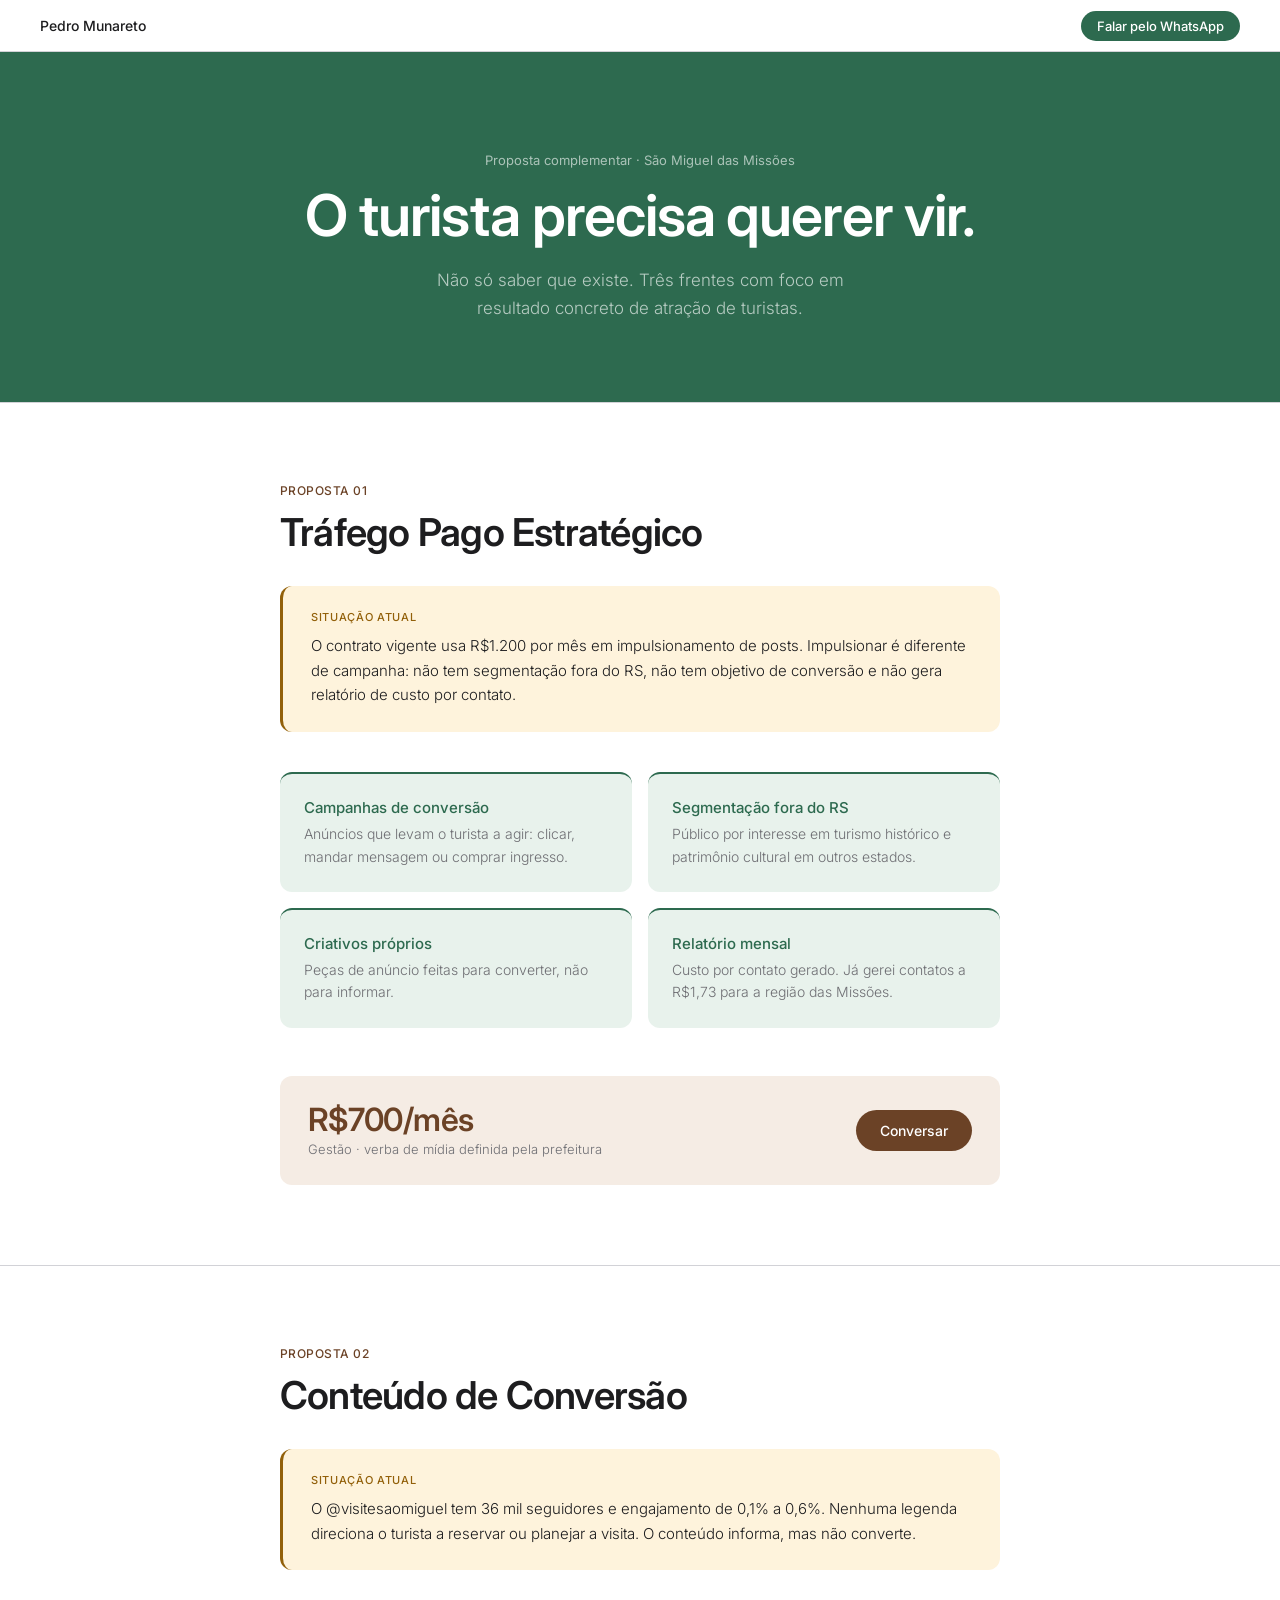
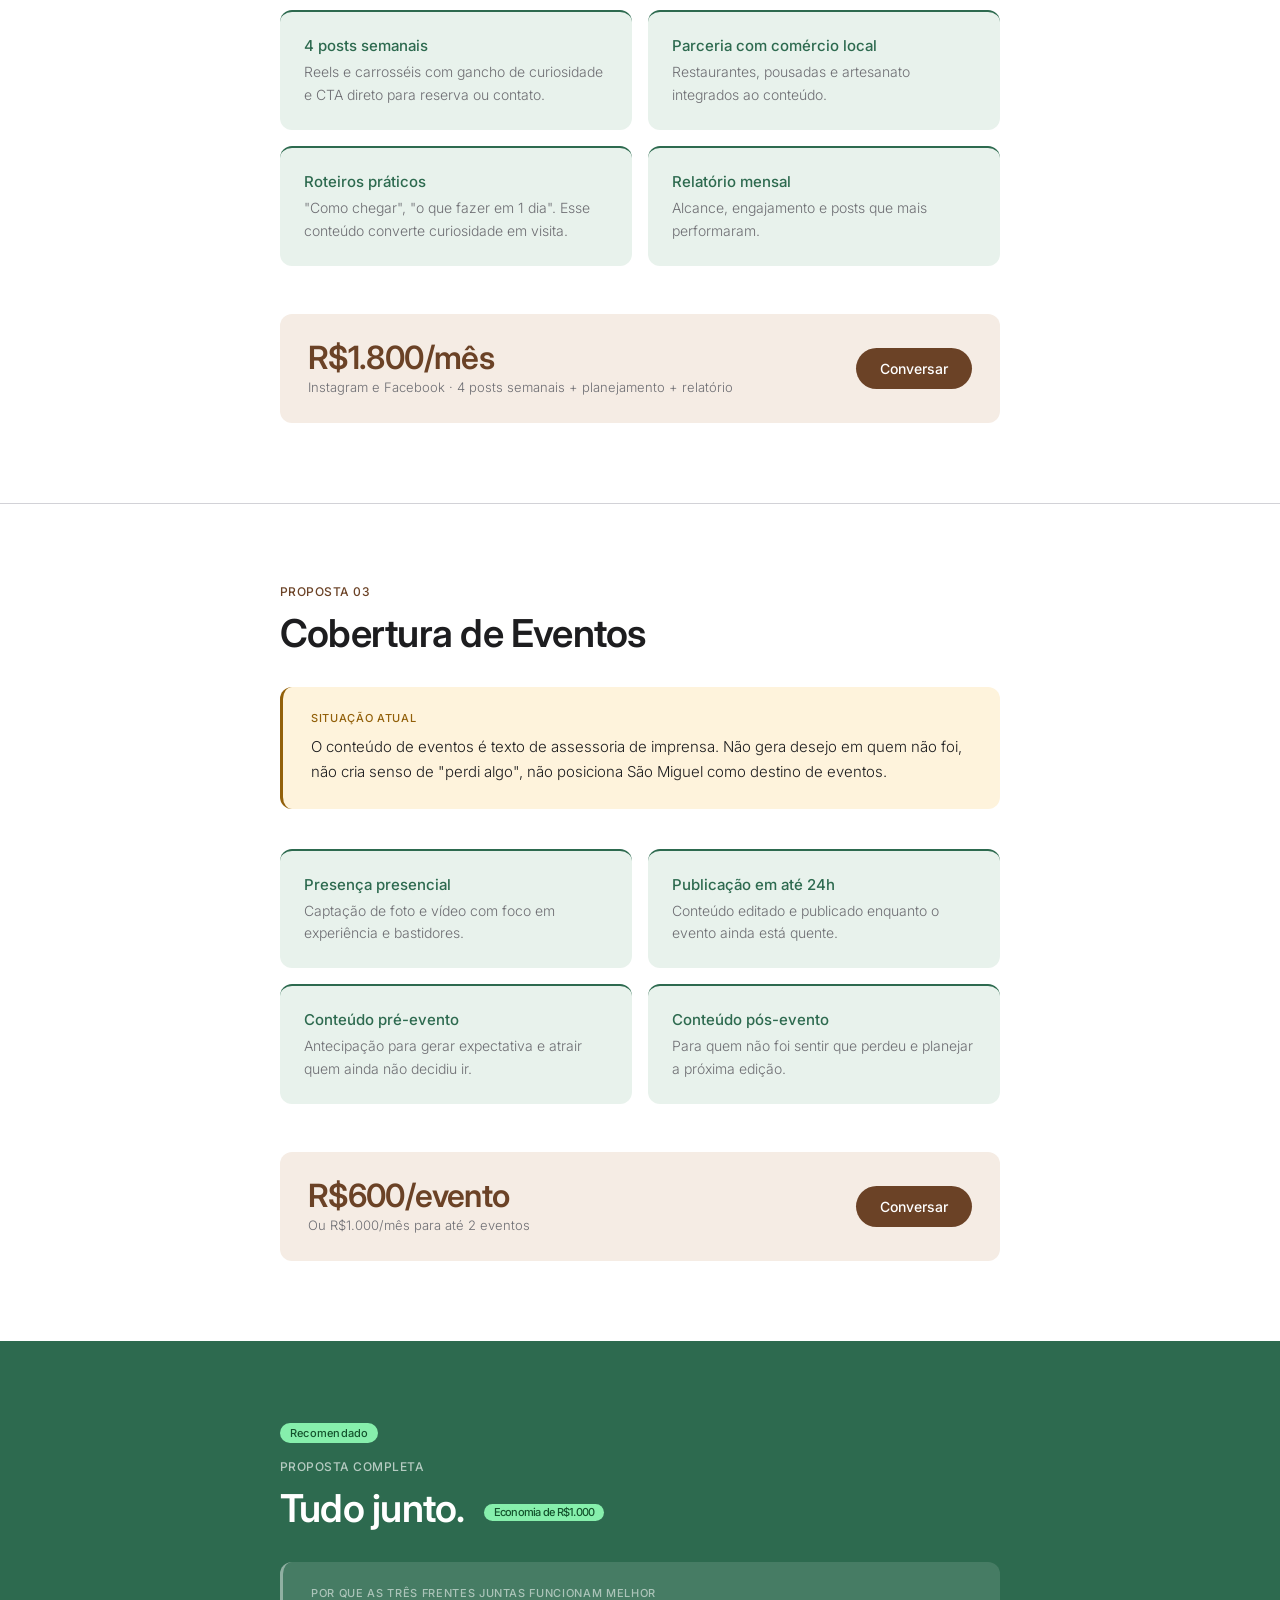
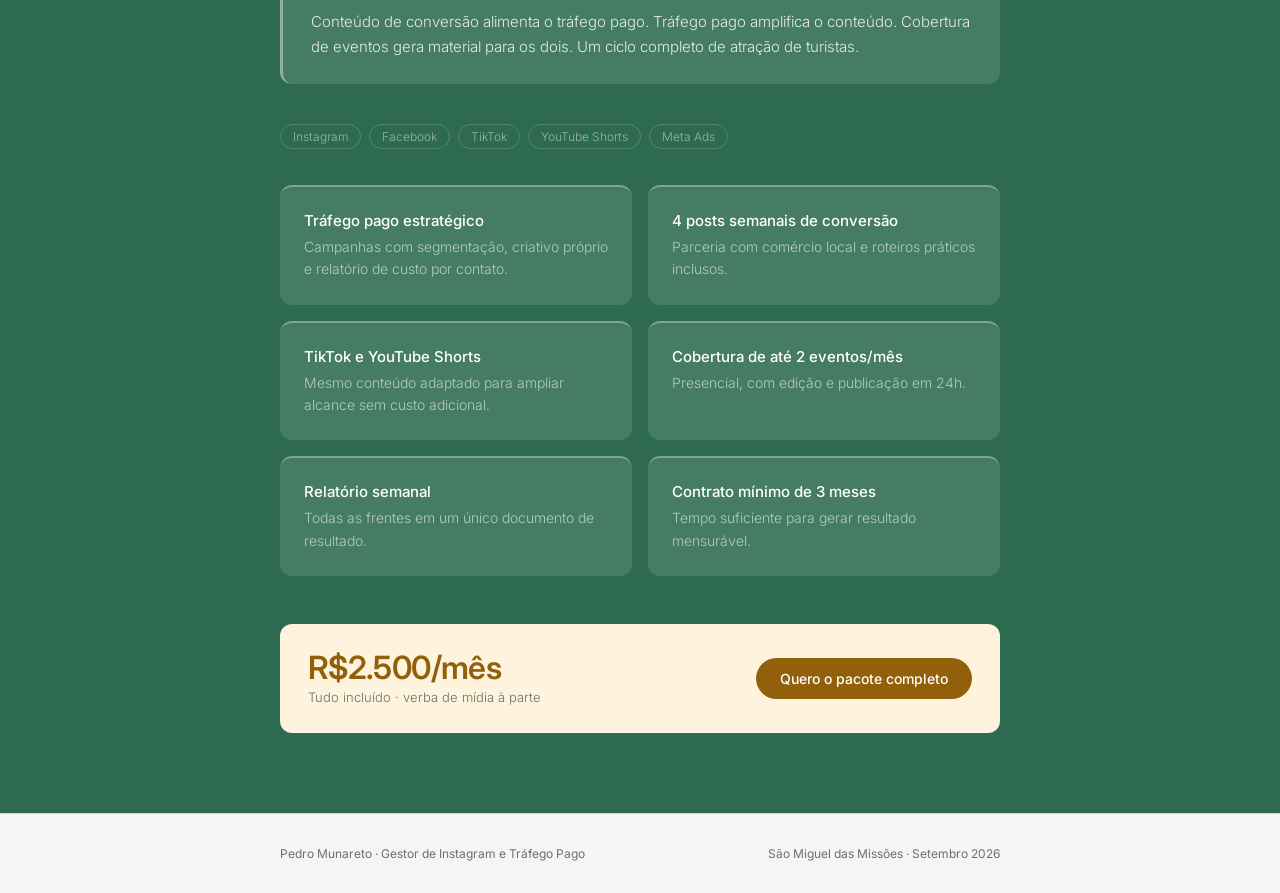
<file: proposta-complementar-final.html>
<!DOCTYPE html>
<html lang="pt-BR">
<head>
<meta charset="UTF-8">
<meta name="viewport" content="width=device-width, initial-scale=1.0">
<title>Proposta · São Miguel das Missões</title>
<link href="https://fonts.googleapis.com/css2?family=Inter:wght@300;400;500;600&display=swap" rel="stylesheet">
<style>
  *, *::before, *::after { box-sizing: border-box; margin: 0; padding: 0; }

  :root {
    --black: #1d1d1f;
    --gray: #6e6e73;
    --gray-light: #f5f5f7;
    --gray-line: #d2d2d7;
    --green: #2d6a4f;
    --green-light: #e8f2ec;
    --amber: #92600a;
    --amber-light: #fef3dc;
    --brown: #6b4226;
    --brown-light: #f5ece4;
    --white: #ffffff;
    --col: 720px;
  }

  html { font-size: 16px; }
  body {
    background: var(--white);
    color: var(--black);
    font-family: 'Inter', -apple-system, BlinkMacSystemFont, sans-serif;
    font-weight: 400;
    -webkit-font-smoothing: antialiased;
  }

  /* NAV */
  nav {
    background: rgba(255,255,255,0.85);
    backdrop-filter: saturate(180%) blur(20px);
    border-bottom: 1px solid var(--gray-line);
    padding: 0 40px;
    position: sticky;
    top: 0;
    z-index: 100;
    height: 52px;
    display: flex;
    align-items: center;
    justify-content: space-between;
  }
  .nav-brand {
    font-size: 14px;
    font-weight: 500;
    color: var(--black);
  }
  .nav-cta {
    font-size: 13px;
    font-weight: 500;
    color: var(--white);
    background: var(--green);
    padding: 7px 16px;
    border-radius: 980px;
    text-decoration: none;
    transition: opacity 0.15s;
  }
  .nav-cta:hover { opacity: 0.85; }

  /* HERO */
  .hero {
    padding: 100px 40px 80px;
    text-align: center;
    background: var(--green);
  }
  .hero-inner { max-width: var(--col); margin: 0 auto; }
  .hero-kicker {
    font-size: 13px;
    font-weight: 400;
    color: rgba(255,255,255,0.6);
    margin-bottom: 16px;
  }
  .hero h1 {
    font-size: clamp(2.2rem, 5vw, 3.6rem);
    font-weight: 600;
    color: var(--white);
    line-height: 1.1;
    letter-spacing: -0.02em;
    margin-bottom: 20px;
  }
  .hero-sub {
    font-size: 17px;
    color: rgba(255,255,255,0.65);
    line-height: 1.6;
    font-weight: 300;
    max-width: 480px;
    margin: 0 auto;
  }

  /* PROPOSTA */
  .proposta {
    padding: 80px 40px;
    border-top: 1px solid var(--gray-line);
  }
  .proposta-inner {
    max-width: var(--col);
    margin: 0 auto;
  }

  .proposta-kicker {
    font-size: 12px;
    font-weight: 500;
    color: var(--brown);
    letter-spacing: 0.04em;
    text-transform: uppercase;
    margin-bottom: 12px;
  }
  .proposta h2 {
    font-size: clamp(1.6rem, 3.5vw, 2.4rem);
    font-weight: 600;
    color: var(--black);
    letter-spacing: -0.02em;
    line-height: 1.15;
    margin-bottom: 32px;
  }

  /* PROBLEMA */
  .problema {
    background: var(--amber-light);
    border-radius: 12px;
    border-left: 3px solid var(--amber);
    padding: 24px 28px;
    margin-bottom: 40px;
  }
  .problema-label {
    font-size: 11px;
    font-weight: 500;
    color: var(--amber);
    letter-spacing: 0.06em;
    text-transform: uppercase;
    margin-bottom: 10px;
  }
  .problema p {
    font-size: 15px;
    color: var(--black);
    line-height: 1.65;
    font-weight: 300;
  }

  /* GRID */
  .grid {
    display: grid;
    grid-template-columns: 1fr 1fr;
    gap: 16px;
    margin-bottom: 48px;
  }
  .grid-item {
    padding: 24px;
    background: var(--green-light);
    border-radius: 12px;
    border-top: 2px solid var(--green);
  }
  .grid-title {
    font-size: 15px;
    font-weight: 500;
    color: var(--green);
    margin-bottom: 6px;
  }
  .grid-desc {
    font-size: 14px;
    color: var(--gray);
    line-height: 1.6;
    font-weight: 300;
  }

  /* PRECO */
  .preco-row {
    display: flex;
    align-items: center;
    justify-content: space-between;
    gap: 24px;
    flex-wrap: wrap;
    padding: 28px 28px;
    background: var(--brown-light);
    border-radius: 12px;
  }
  .preco-valor {
    font-size: 2rem;
    font-weight: 600;
    color: var(--brown);
    letter-spacing: -0.02em;
    line-height: 1;
  }
  .preco-detalhe {
    font-size: 13px;
    color: var(--gray);
    margin-top: 5px;
    font-weight: 300;
  }
  .btn {
    display: inline-block;
    background: var(--brown);
    color: var(--white);
    font-size: 14px;
    font-weight: 500;
    padding: 12px 24px;
    border-radius: 980px;
    text-decoration: none;
    white-space: nowrap;
    transition: opacity 0.15s;
  }
  .btn:hover { opacity: 0.85; }

  /* PROPOSTA COMPLETA */
  .proposta-completa {
    background: var(--green);
    border-top: none;
  }
  .proposta-completa .proposta-kicker { color: rgba(255,255,255,0.65); }
  .proposta-completa h2 { color: var(--white); }
  .proposta-completa .problema {
    background: rgba(255,255,255,0.12);
    border-left-color: rgba(255,255,255,0.4);
  }
  .proposta-completa .problema-label { color: rgba(255,255,255,0.55); }
  .proposta-completa .problema p { color: rgba(255,255,255,0.85); }
  .proposta-completa .grid-item {
    background: rgba(255,255,255,0.12);
    border-top-color: rgba(255,255,255,0.3);
  }
  .proposta-completa .grid-title { color: var(--white); }
  .proposta-completa .grid-desc { color: rgba(255,255,255,0.6); }
  .proposta-completa .preco-row {
    background: var(--amber-light);
  }
  .proposta-completa .preco-valor { color: var(--amber); }
  .proposta-completa .preco-detalhe { color: var(--gray); }
  .proposta-completa .btn {
    background: var(--amber);
    color: var(--white);
  }

  .badge {
    display: inline-block;
    background: #86efac;
    color: #14532d;
    font-size: 11px;
    font-weight: 500;
    padding: 3px 10px;
    border-radius: 20px;
    margin-bottom: 16px;
    letter-spacing: 0.02em;
  }

  .plataformas {
    display: flex;
    gap: 8px;
    flex-wrap: wrap;
    margin-bottom: 36px;
  }
  .plat {
    border: 1px solid rgba(255,255,255,0.18);
    color: rgba(255,255,255,0.5);
    font-size: 12px;
    padding: 4px 12px;
    border-radius: 20px;
    font-weight: 300;
  }

  .economia-tag {
    display: inline-block;
    background: #86efac;
    color: #14532d;
    font-size: 11px;
    font-weight: 500;
    padding: 2px 10px;
    border-radius: 20px;
    margin-left: 12px;
    vertical-align: middle;
  }

  /* FOOTER */
  footer {
    background: var(--gray-light);
    padding: 32px 40px;
    border-top: 1px solid var(--gray-line);
  }
  .footer-inner {
    max-width: var(--col);
    margin: 0 auto;
    display: flex;
    justify-content: space-between;
    flex-wrap: wrap;
    gap: 8px;
  }
  .footer-inner span { font-size: 12px; color: var(--gray); }

  @media (max-width: 580px) {
    .grid { grid-template-columns: 1fr; }
    .preco-row { flex-direction: column; align-items: flex-start; }
    .proposta { padding: 56px 20px; }
    nav { padding: 0 20px; }
    .hero { padding: 72px 20px 56px; }
    footer { padding: 24px 20px; }
  }

  @media (prefers-reduced-motion: reduce) {
    * { transition: none !important; }
  }
</style>
</head>
<body>

<nav>
  <span class="nav-brand">Pedro Munareto</span>
  <a href="https://wa.me/5555991011436" class="nav-cta">Falar pelo WhatsApp</a>
</nav>

<div class="hero">
  <div class="hero-inner">
    <div class="hero-kicker">Proposta complementar · São Miguel das Missões</div>
    <h1>O turista precisa querer vir.</h1>
    <p class="hero-sub">Não só saber que existe. Três frentes com foco em resultado concreto de atração de turistas.</p>
  </div>
</div>

<!-- PROPOSTA 1 -->
<div class="proposta">
  <div class="proposta-inner">
    <div class="proposta-kicker">Proposta 01</div>
    <h2>Tráfego Pago Estratégico</h2>

    <div class="problema">
      <div class="problema-label">Situação atual</div>
      <p>O contrato vigente usa R$1.200 por mês em impulsionamento de posts. Impulsionar é diferente de campanha: não tem segmentação fora do RS, não tem objetivo de conversão e não gera relatório de custo por contato.</p>
    </div>

    <div class="grid">
      <div class="grid-item">
        <div class="grid-title">Campanhas de conversão</div>
        <div class="grid-desc">Anúncios que levam o turista a agir: clicar, mandar mensagem ou comprar ingresso.</div>
      </div>
      <div class="grid-item">
        <div class="grid-title">Segmentação fora do RS</div>
        <div class="grid-desc">Público por interesse em turismo histórico e patrimônio cultural em outros estados.</div>
      </div>
      <div class="grid-item">
        <div class="grid-title">Criativos próprios</div>
        <div class="grid-desc">Peças de anúncio feitas para converter, não para informar.</div>
      </div>
      <div class="grid-item">
        <div class="grid-title">Relatório mensal</div>
        <div class="grid-desc">Custo por contato gerado. Já gerei contatos a R$1,73 para a região das Missões.</div>
      </div>
    </div>

    <div class="preco-row">
      <div>
        <div class="preco-valor">R$700/mês</div>
        <div class="preco-detalhe">Gestão · verba de mídia definida pela prefeitura</div>
      </div>
      <a href="https://wa.me/5555991011436" class="btn">Conversar</a>
    </div>
  </div>
</div>

<!-- PROPOSTA 2 -->
<div class="proposta">
  <div class="proposta-inner">
    <div class="proposta-kicker">Proposta 02</div>
    <h2>Conteúdo de Conversão</h2>

    <div class="problema">
      <div class="problema-label">Situação atual</div>
      <p>O @visitesaomiguel tem 36 mil seguidores e engajamento de 0,1% a 0,6%. Nenhuma legenda direciona o turista a reservar ou planejar a visita. O conteúdo informa, mas não converte.</p>
    </div>

    <div class="grid">
      <div class="grid-item">
        <div class="grid-title">4 posts semanais</div>
        <div class="grid-desc">Reels e carrosséis com gancho de curiosidade e CTA direto para reserva ou contato.</div>
      </div>
      <div class="grid-item">
        <div class="grid-title">Parceria com comércio local</div>
        <div class="grid-desc">Restaurantes, pousadas e artesanato integrados ao conteúdo.</div>
      </div>
      <div class="grid-item">
        <div class="grid-title">Roteiros práticos</div>
        <div class="grid-desc">"Como chegar", "o que fazer em 1 dia". Esse conteúdo converte curiosidade em visita.</div>
      </div>
      <div class="grid-item">
        <div class="grid-title">Relatório mensal</div>
        <div class="grid-desc">Alcance, engajamento e posts que mais performaram.</div>
      </div>
    </div>

    <div class="preco-row">
      <div>
        <div class="preco-valor">R$1.800/mês</div>
        <div class="preco-detalhe">Instagram e Facebook · 4 posts semanais + planejamento + relatório</div>
      </div>
      <a href="https://wa.me/5555991011436" class="btn">Conversar</a>
    </div>
  </div>
</div>

<!-- PROPOSTA 3 -->
<div class="proposta">
  <div class="proposta-inner">
    <div class="proposta-kicker">Proposta 03</div>
    <h2>Cobertura de Eventos</h2>

    <div class="problema">
      <div class="problema-label">Situação atual</div>
      <p>O conteúdo de eventos é texto de assessoria de imprensa. Não gera desejo em quem não foi, não cria senso de "perdi algo", não posiciona São Miguel como destino de eventos.</p>
    </div>

    <div class="grid">
      <div class="grid-item">
        <div class="grid-title">Presença presencial</div>
        <div class="grid-desc">Captação de foto e vídeo com foco em experiência e bastidores.</div>
      </div>
      <div class="grid-item">
        <div class="grid-title">Publicação em até 24h</div>
        <div class="grid-desc">Conteúdo editado e publicado enquanto o evento ainda está quente.</div>
      </div>
      <div class="grid-item">
        <div class="grid-title">Conteúdo pré-evento</div>
        <div class="grid-desc">Antecipação para gerar expectativa e atrair quem ainda não decidiu ir.</div>
      </div>
      <div class="grid-item">
        <div class="grid-title">Conteúdo pós-evento</div>
        <div class="grid-desc">Para quem não foi sentir que perdeu e planejar a próxima edição.</div>
      </div>
    </div>

    <div class="preco-row">
      <div>
        <div class="preco-valor">R$600/evento</div>
        <div class="preco-detalhe">Ou R$1.000/mês para até 2 eventos</div>
      </div>
      <a href="https://wa.me/5555991011436" class="btn">Conversar</a>
    </div>
  </div>
</div>

<!-- PROPOSTA COMPLETA -->
<div class="proposta proposta-completa">
  <div class="proposta-inner">
    <div class="badge">Recomendado</div>
    <div class="proposta-kicker">Proposta Completa</div>
    <h2>Tudo junto. <span class="economia-tag">Economia de R$1.000</span></h2>

    <div class="problema">
      <div class="problema-label">Por que as três frentes juntas funcionam melhor</div>
      <p>Conteúdo de conversão alimenta o tráfego pago. Tráfego pago amplifica o conteúdo. Cobertura de eventos gera material para os dois. Um ciclo completo de atração de turistas.</p>
    </div>

    <div class="plataformas">
      <span class="plat">Instagram</span>
      <span class="plat">Facebook</span>
      <span class="plat">TikTok</span>
      <span class="plat">YouTube Shorts</span>
      <span class="plat">Meta Ads</span>
    </div>

    <div class="grid">
      <div class="grid-item">
        <div class="grid-title">Tráfego pago estratégico</div>
        <div class="grid-desc">Campanhas com segmentação, criativo próprio e relatório de custo por contato.</div>
      </div>
      <div class="grid-item">
        <div class="grid-title">4 posts semanais de conversão</div>
        <div class="grid-desc">Parceria com comércio local e roteiros práticos inclusos.</div>
      </div>
      <div class="grid-item">
        <div class="grid-title">TikTok e YouTube Shorts</div>
        <div class="grid-desc">Mesmo conteúdo adaptado para ampliar alcance sem custo adicional.</div>
      </div>
      <div class="grid-item">
        <div class="grid-title">Cobertura de até 2 eventos/mês</div>
        <div class="grid-desc">Presencial, com edição e publicação em 24h.</div>
      </div>
      <div class="grid-item">
        <div class="grid-title">Relatório semanal</div>
        <div class="grid-desc">Todas as frentes em um único documento de resultado.</div>
      </div>
      <div class="grid-item">
        <div class="grid-title">Contrato mínimo de 3 meses</div>
        <div class="grid-desc">Tempo suficiente para gerar resultado mensurável.</div>
      </div>
    </div>

    <div class="preco-row">
      <div>
        <div class="preco-valor">R$2.500/mês</div>
        <div class="preco-detalhe">Tudo incluído · verba de mídia à parte</div>
      </div>
      <a href="https://wa.me/5555991011436" class="btn">Quero o pacote completo</a>
    </div>
  </div>
</div>

<footer>
  <div class="footer-inner">
    <span>Pedro Munareto · Gestor de Instagram e Tráfego Pago</span>
    <span>São Miguel das Missões · Setembro 2026</span>
  </div>
</footer>

</body>
</html>
</file>
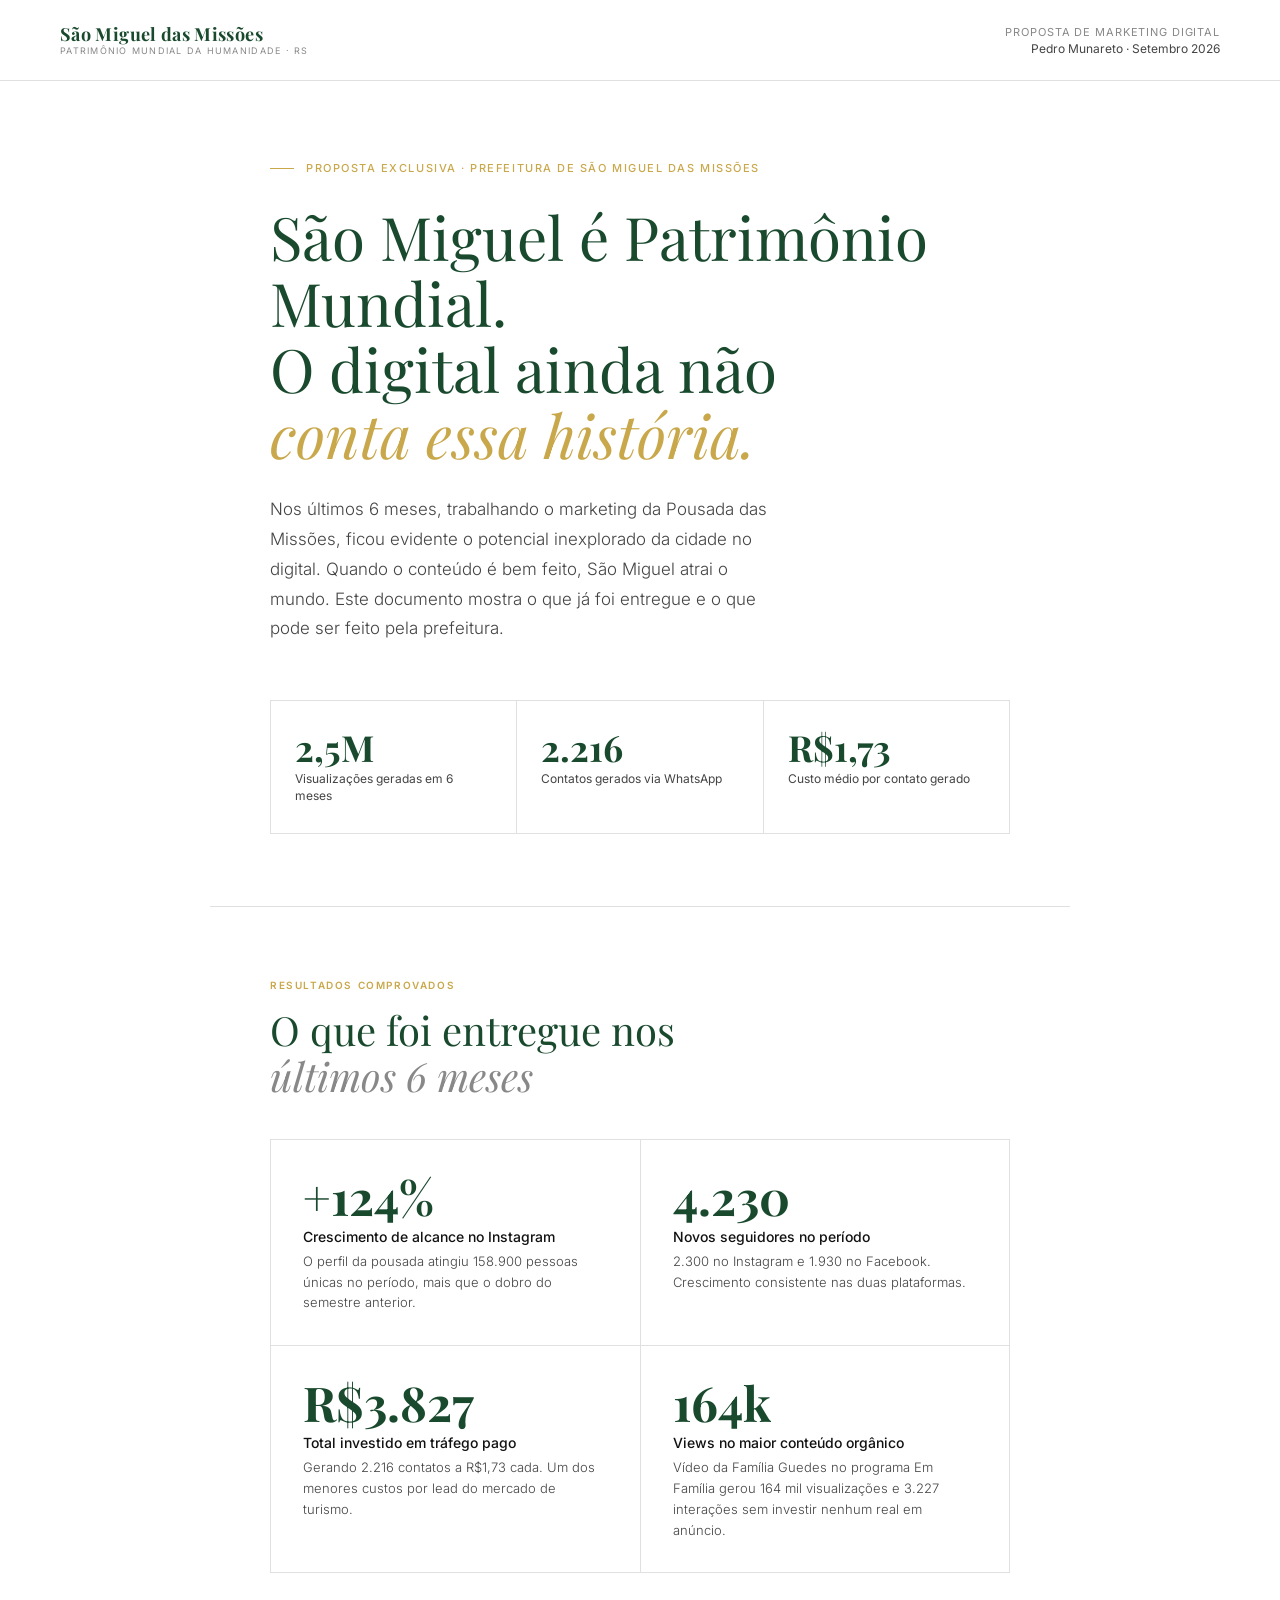
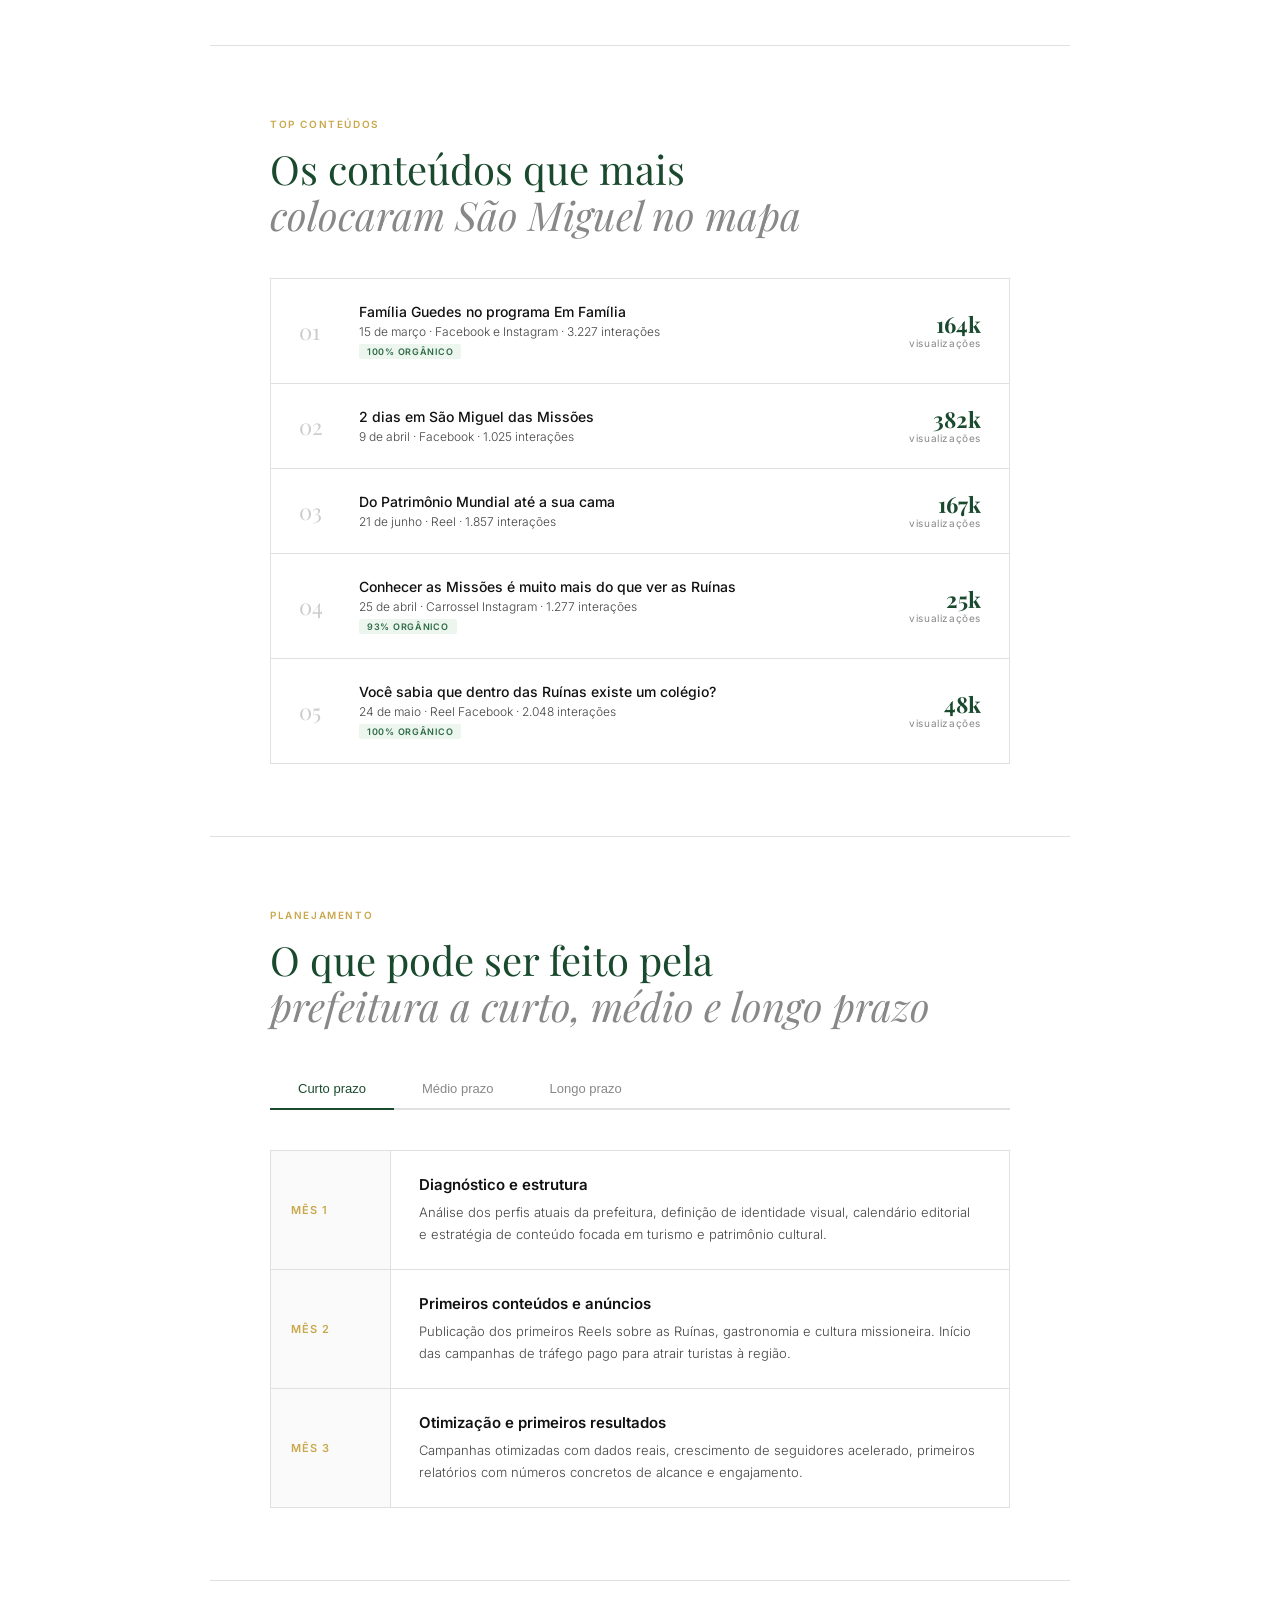
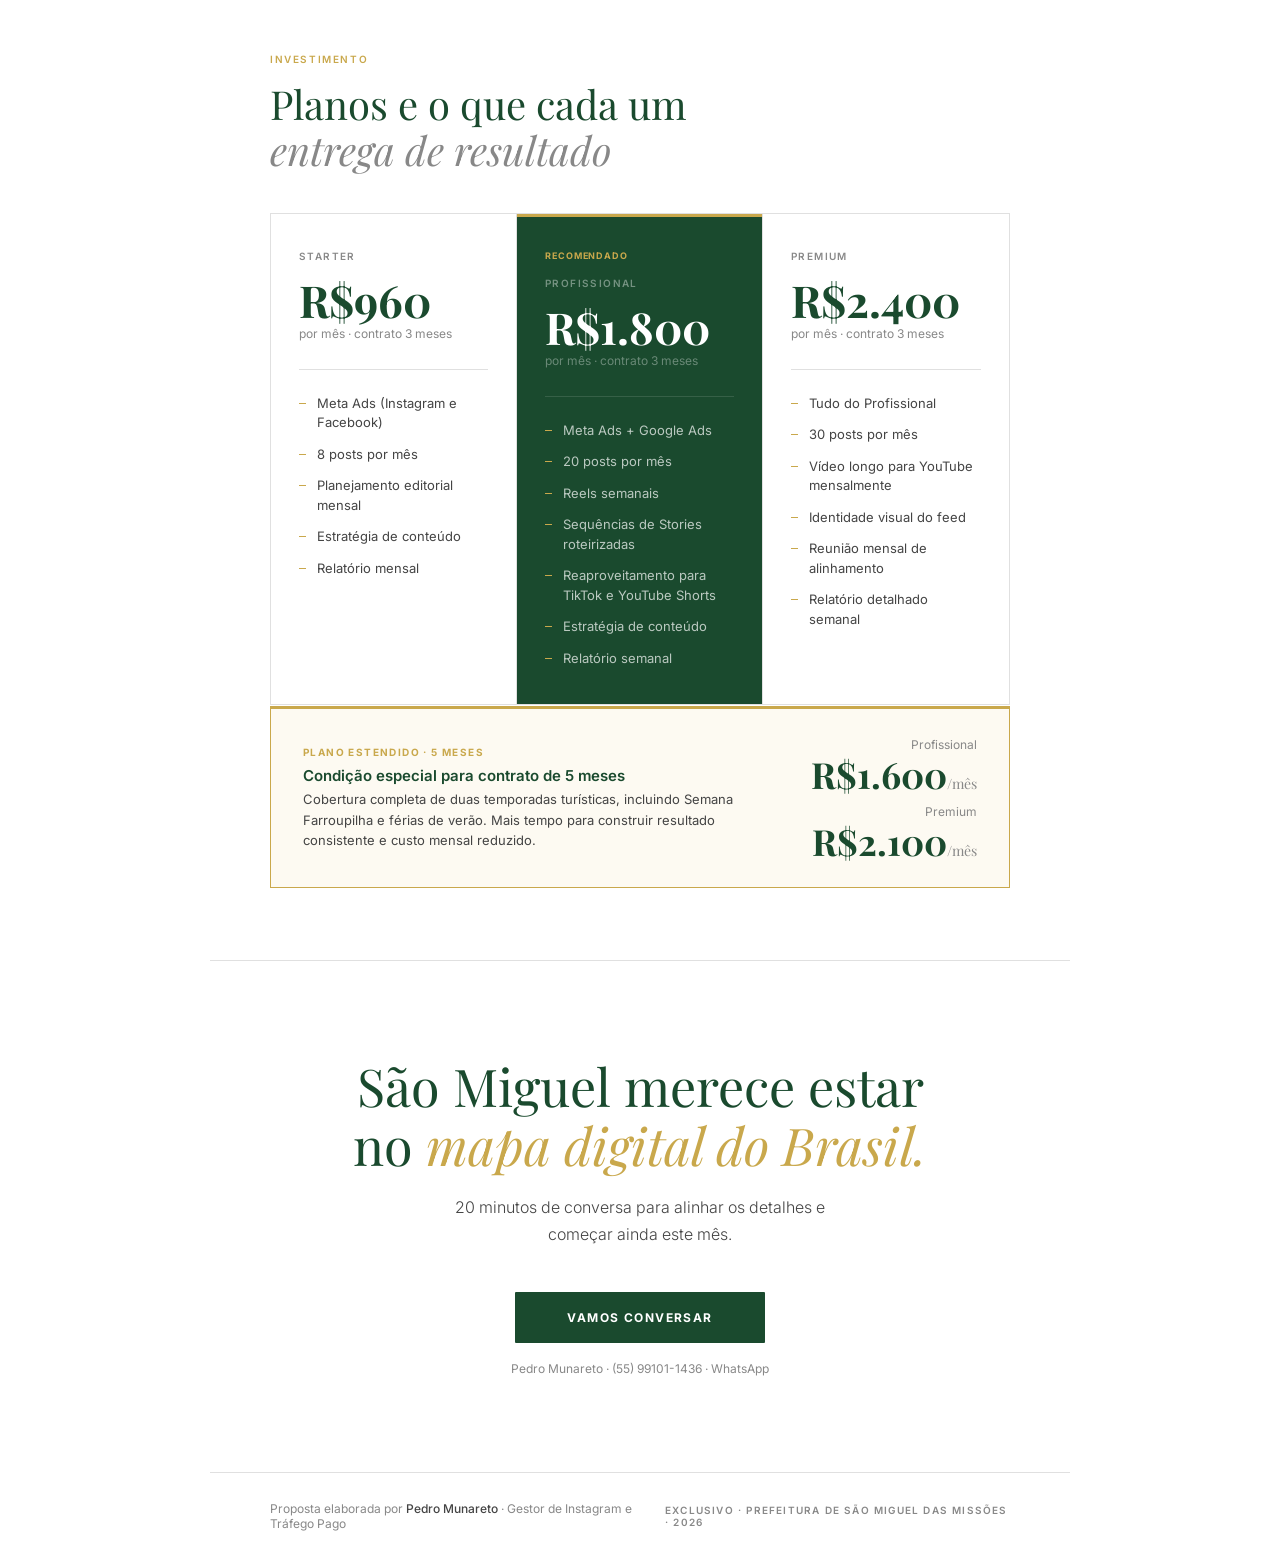
<file: proposta-prefeitura.html>
<!DOCTYPE html>
<html lang="pt-BR">
<head>
<meta charset="UTF-8">
<meta name="viewport" content="width=device-width, initial-scale=1.0">
<title>Proposta · Prefeitura de São Miguel das Missões</title>
<link href="https://fonts.googleapis.com/css2?family=Playfair+Display:ital,wght@0,400;0,700;1,400&family=Inter:wght@300;400;500;600&display=swap" rel="stylesheet">
<style>
*, *::before, *::after { box-sizing: border-box; margin: 0; padding: 0; }

:root {
  --green: #1A4A2E;
  --green2: #2D6B45;
  --gold: #C9A84C;
  --text: #111;
  --text2: #444;
  --text3: #888;
  --border: #E0E0E0;
  --serif: 'Playfair Display', Georgia, serif;
  --sans: 'Inter', system-ui, sans-serif;
}

html { scroll-behavior: smooth; }
body { font-family: var(--sans); background: #fff; color: var(--text); -webkit-font-smoothing: antialiased; }

/* HEADER */
.header {
  padding: 24px 60px;
  border-bottom: 1px solid var(--border);
  display: flex; align-items: center; justify-content: space-between;
}

.logo-name {
  font-family: var(--serif);
  font-size: 18px; font-weight: 700;
  color: var(--green); letter-spacing: 0.02em; line-height: 1.2;
}
.logo-name small {
  display: block; font-family: var(--sans);
  font-size: 9px; font-weight: 400;
  letter-spacing: 0.14em; text-transform: uppercase; color: var(--text3);
}

.header-right { text-align: right; }
.header-tag { font-size: 11px; font-weight: 400; color: var(--text3); letter-spacing: 0.08em; text-transform: uppercase; }
.header-date { font-size: 12px; color: var(--text2); margin-top: 2px; }

/* HERO */
.hero {
  max-width: 860px; margin: 0 auto;
  padding: 80px 60px 72px;
  border-bottom: 1px solid var(--border);
}

.hero-label {
  font-size: 11px; font-weight: 500;
  letter-spacing: 0.14em; text-transform: uppercase;
  color: var(--gold); margin-bottom: 28px;
  display: flex; align-items: center; gap: 12px;
}
.hero-label::before { content: ''; width: 24px; height: 1px; background: var(--gold); }

.hero-title {
  font-family: var(--serif);
  font-size: clamp(38px, 5vw, 60px);
  font-weight: 400; line-height: 1.1;
  color: var(--green); margin-bottom: 28px;
}
.hero-title em { font-style: italic; color: var(--gold); }

.hero-sub {
  font-size: 17px; font-weight: 300;
  color: var(--text2); max-width: 520px;
  line-height: 1.75; margin-bottom: 56px;
}

.hero-numbers {
  display: grid; grid-template-columns: repeat(3, 1fr);
  border-top: 1px solid var(--border);
  border-left: 1px solid var(--border);
}
.hero-num {
  padding: 28px 24px;
  border-right: 1px solid var(--border);
  border-bottom: 1px solid var(--border);
}
.num-val {
  font-family: var(--serif);
  font-size: 36px; font-weight: 700;
  color: var(--green); line-height: 1; margin-bottom: 6px;
}
.num-label { font-size: 12px; font-weight: 400; color: var(--text2); line-height: 1.4; }

/* SEÇÕES */
.section {
  max-width: 860px; margin: 0 auto;
  padding: 72px 60px; border-bottom: 1px solid var(--border);
}

.sec-label {
  font-size: 10px; font-weight: 600;
  letter-spacing: 0.16em; text-transform: uppercase;
  color: var(--gold); margin-bottom: 16px;
}

.sec-title {
  font-family: var(--serif);
  font-size: clamp(28px, 3.5vw, 40px);
  font-weight: 400; line-height: 1.15;
  color: var(--green); margin-bottom: 40px;
}
.sec-title em { font-style: italic; color: var(--text3); }

/* RESULTADOS */
.results-grid {
  display: grid; grid-template-columns: 1fr 1fr;
  gap: 1px; background: var(--border);
  border: 1px solid var(--border);
}

.result-item {
  background: #fff;
  padding: 32px;
}

.result-num {
  font-family: var(--serif);
  font-size: 48px; font-weight: 700;
  color: var(--green); line-height: 1; margin-bottom: 8px;
}

.result-label {
  font-size: 14px; font-weight: 500;
  color: var(--text); margin-bottom: 6px;
}

.result-desc {
  font-size: 13px; font-weight: 300;
  color: var(--text2); line-height: 1.6;
}

/* TOP CONTEUDOS */
.content-list { border: 1px solid var(--border); }

.content-row {
  display: grid; grid-template-columns: 40px 1fr auto;
  gap: 0 20px; padding: 24px 28px;
  border-bottom: 1px solid var(--border);
  align-items: center;
}
.content-row:last-child { border-bottom: none; }

.content-n {
  font-family: var(--serif);
  font-size: 22px; font-weight: 400;
  color: #ccc; line-height: 1;
}

.content-title {
  font-size: 14px; font-weight: 500;
  color: var(--text); margin-bottom: 4px;
}

.content-desc {
  font-size: 12px; font-weight: 300;
  color: var(--text2);
}

.content-views {
  text-align: right;
}

.views-num {
  font-family: var(--serif);
  font-size: 22px; font-weight: 700;
  color: var(--green); line-height: 1; margin-bottom: 2px;
}

.views-label {
  font-size: 10px; font-weight: 400;
  color: var(--text3); letter-spacing: 0.06em;
}

.badge-organic {
  display: inline-block;
  font-size: 9px; font-weight: 600;
  letter-spacing: 0.08em; text-transform: uppercase;
  padding: 2px 8px; border-radius: 2px;
  background: #EDF5EF; color: var(--green2);
  margin-top: 4px;
}

/* TABS CRONOGRAMA */
.tabs { display: flex; border-bottom: 2px solid var(--border); margin-bottom: 40px; }

.tab {
  padding: 12px 28px;
  font-size: 13px; font-weight: 500;
  color: var(--text3); cursor: pointer;
  border-bottom: 2px solid transparent;
  margin-bottom: -2px; transition: all 0.2s;
  background: none; border-top: none; border-left: none; border-right: none;
}

.tab.active {
  color: var(--green);
  border-bottom-color: var(--green);
}

.tab-content { display: none; }
.tab-content.active { display: block; }

.timeline-items { display: flex; flex-direction: column; gap: 0; border: 1px solid var(--border); }

.tl-item {
  display: grid; grid-template-columns: 120px 1fr;
  gap: 0; border-bottom: 1px solid var(--border);
}
.tl-item:last-child { border-bottom: none; }

.tl-period {
  padding: 24px 20px;
  background: #FAFAFA;
  border-right: 1px solid var(--border);
  font-size: 11px; font-weight: 600;
  letter-spacing: 0.1em; text-transform: uppercase;
  color: var(--gold);
  display: flex; align-items: center;
}

.tl-body { padding: 24px 28px; }

.tl-title {
  font-size: 15px; font-weight: 600;
  color: var(--text); margin-bottom: 8px;
}

.tl-desc {
  font-size: 13px; font-weight: 300;
  color: var(--text2); line-height: 1.65;
}

/* PLANOS */
.plans { display: grid; grid-template-columns: 1fr 1fr 1fr; border: 1px solid var(--border); }
.plan { padding: 36px 28px; border-right: 1px solid var(--border); position: relative; }
.plan:last-child { border-right: none; }
.plan.featured { background: var(--green); }

.plan-rec { position: absolute; top: 0; left: 0; right: 0; height: 3px; background: var(--gold); }
.plan-rec-txt { font-size: 9px; font-weight: 700; letter-spacing: 0.1em; text-transform: uppercase; color: var(--gold); margin-bottom: 16px; }

.plan-tier { font-size: 10px; font-weight: 600; letter-spacing: 0.14em; text-transform: uppercase; color: var(--text3); margin-bottom: 16px; }
.plan.featured .plan-tier { color: rgba(255,255,255,0.4); }

.plan-price { font-family: var(--serif); font-size: 44px; font-weight: 700; color: var(--green); line-height: 1; margin-bottom: 4px; }
.plan.featured .plan-price { color: #fff; }

.plan-per { font-size: 12px; color: var(--text3); margin-bottom: 28px; }
.plan.featured .plan-per { color: rgba(255,255,255,0.35); }

.plan-line { height: 1px; background: var(--border); margin-bottom: 24px; }
.plan.featured .plan-line { background: rgba(255,255,255,0.12); }

.plan-items { list-style: none; display: flex; flex-direction: column; gap: 12px; }
.plan-items li { font-size: 13px; font-weight: 400; color: var(--text2); padding-left: 18px; position: relative; line-height: 1.5; }
.plan.featured .plan-items li { color: rgba(255,255,255,0.7); }
.plan-items li::before { content: ''; position: absolute; left: 0; top: 9px; width: 7px; height: 1px; background: var(--gold); }

/* PLANO ESTENDIDO */
.plan-extended {
  margin-top: 1px;
  border: 1px solid var(--gold);
  border-top: 3px solid var(--gold);
  padding: 28px 32px;
  display: flex; align-items: center; justify-content: space-between;
  background: #FDFAF2;
}
.ext-tag { font-size: 10px; font-weight: 700; letter-spacing: 0.14em; text-transform: uppercase; color: var(--gold); margin-bottom: 8px; }
.ext-title { font-size: 15px; font-weight: 600; color: var(--green); margin-bottom: 4px; }
.ext-desc { font-size: 13px; font-weight: 400; color: var(--text2); max-width: 480px; line-height: 1.6; }
.ext-right { text-align: right; flex-shrink: 0; margin-left: 32px; }
.ext-tier { font-size: 12px; color: var(--text3); margin-bottom: 4px; }
.ext-price { font-family: var(--serif); font-size: 36px; font-weight: 700; color: var(--green); line-height: 1; }
.ext-price span { font-size: 14px; font-weight: 400; color: var(--text3); }

/* CTA */
.cta { max-width: 860px; margin: 0 auto; padding: 96px 60px; text-align: center; }
.cta-title { font-family: var(--serif); font-size: clamp(32px, 4.5vw, 52px); font-weight: 400; line-height: 1.12; color: var(--green); margin-bottom: 20px; }
.cta-title em { font-style: italic; color: var(--gold); }
.cta-sub { font-size: 16px; font-weight: 300; color: var(--text2); max-width: 400px; margin: 0 auto 44px; line-height: 1.7; }
.cta-btn { display: inline-block; background: var(--green); color: #fff; font-size: 12px; font-weight: 700; letter-spacing: 0.12em; text-transform: uppercase; padding: 18px 52px; text-decoration: none; border-radius: 1px; transition: opacity 0.2s; }
.cta-btn:hover { opacity: 0.88; }
.cta-note { margin-top: 18px; font-size: 12px; color: var(--text3); }

/* FOOTER */
.footer { border-top: 1px solid var(--border); padding: 28px 60px; display: flex; justify-content: space-between; align-items: center; max-width: 860px; margin: 0 auto; }
.footer-left { font-size: 12px; font-weight: 400; color: var(--text3); }
.footer-left strong { color: var(--text2); font-weight: 500; }
.footer-right { font-size: 10px; font-weight: 600; letter-spacing: 0.12em; text-transform: uppercase; color: var(--text3); }

@media (max-width: 680px) {
  .header { padding: 20px 24px; }
  .hero { padding: 56px 24px 52px; }
  .hero-numbers { grid-template-columns: 1fr 1fr; }
  .section { padding: 52px 24px; }
  .results-grid, .plans { grid-template-columns: 1fr; }
  .plan { border-right: none; border-bottom: 1px solid var(--border); }
  .tl-item { grid-template-columns: 1fr; }
  .tl-period { border-right: none; border-bottom: 1px solid var(--border); }
  .plan-extended { flex-direction: column; gap: 20px; }
  .ext-right { text-align: left; margin-left: 0; }
  .cta { padding: 72px 24px; }
  .footer { padding: 24px; flex-direction: column; gap: 10px; align-items: flex-start; }
  .content-row { grid-template-columns: 36px 1fr; }
  .content-views { display: none; }
}
</style>
</head>
<body>

<header class="header">
  <div class="logo-name">
    São Miguel das Missões
    <small>Patrimônio Mundial da Humanidade · RS</small>
  </div>
  <div class="header-right">
    <div class="header-tag">Proposta de Marketing Digital</div>
    <div class="header-date">Pedro Munareto · Setembro 2026</div>
  </div>
</header>

<section class="hero">
  <div class="hero-label">Proposta exclusiva · Prefeitura de São Miguel das Missões</div>
  <h1 class="hero-title">São Miguel é Patrimônio Mundial.<br>O digital ainda não<br><em>conta essa história.</em></h1>
  <p class="hero-sub">Nos últimos 6 meses, trabalhando o marketing da Pousada das Missões, ficou evidente o potencial inexplorado da cidade no digital. Quando o conteúdo é bem feito, São Miguel atrai o mundo. Este documento mostra o que já foi entregue e o que pode ser feito pela prefeitura.</p>
  <div class="hero-numbers">
    <div class="hero-num">
      <div class="num-val">2,5M</div>
      <div class="num-label">Visualizações geradas em 6 meses</div>
    </div>
    <div class="hero-num">
      <div class="num-val">2.216</div>
      <div class="num-label">Contatos gerados via WhatsApp</div>
    </div>
    <div class="hero-num">
      <div class="num-val">R$1,73</div>
      <div class="num-label">Custo médio por contato gerado</div>
    </div>
  </div>
</section>

<section class="section">
  <div class="sec-label">Resultados comprovados</div>
  <h2 class="sec-title">O que foi entregue nos<br><em>últimos 6 meses</em></h2>
  <div class="results-grid">
    <div class="result-item">
      <div class="result-num">+124%</div>
      <div class="result-label">Crescimento de alcance no Instagram</div>
      <div class="result-desc">O perfil da pousada atingiu 158.900 pessoas únicas no período, mais que o dobro do semestre anterior.</div>
    </div>
    <div class="result-item">
      <div class="result-num">4.230</div>
      <div class="result-label">Novos seguidores no período</div>
      <div class="result-desc">2.300 no Instagram e 1.930 no Facebook. Crescimento consistente nas duas plataformas.</div>
    </div>
    <div class="result-item">
      <div class="result-num">R$3.827</div>
      <div class="result-label">Total investido em tráfego pago</div>
      <div class="result-desc">Gerando 2.216 contatos a R$1,73 cada. Um dos menores custos por lead do mercado de turismo.</div>
    </div>
    <div class="result-item">
      <div class="result-num">164k</div>
      <div class="result-label">Views no maior conteúdo orgânico</div>
      <div class="result-desc">Vídeo da Família Guedes no programa Em Família gerou 164 mil visualizações e 3.227 interações sem investir nenhum real em anúncio.</div>
    </div>
  </div>
</section>

<section class="section">
  <div class="sec-label">Top conteúdos</div>
  <h2 class="sec-title">Os conteúdos que mais<br><em>colocaram São Miguel no mapa</em></h2>
  <div class="content-list">
    <div class="content-row">
      <div class="content-n">01</div>
      <div>
        <div class="content-title">Família Guedes no programa Em Família</div>
        <div class="content-desc">15 de março · Facebook e Instagram · 3.227 interações</div>
        <span class="badge-organic">100% orgânico</span>
      </div>
      <div class="content-views">
        <div class="views-num">164k</div>
        <div class="views-label">visualizações</div>
      </div>
    </div>
    <div class="content-row">
      <div class="content-n">02</div>
      <div>
        <div class="content-title">2 dias em São Miguel das Missões</div>
        <div class="content-desc">9 de abril · Facebook · 1.025 interações</div>
      </div>
      <div class="content-views">
        <div class="views-num">382k</div>
        <div class="views-label">visualizações</div>
      </div>
    </div>
    <div class="content-row">
      <div class="content-n">03</div>
      <div>
        <div class="content-title">Do Patrimônio Mundial até a sua cama</div>
        <div class="content-desc">21 de junho · Reel · 1.857 interações</div>
      </div>
      <div class="content-views">
        <div class="views-num">167k</div>
        <div class="views-label">visualizações</div>
      </div>
    </div>
    <div class="content-row">
      <div class="content-n">04</div>
      <div>
        <div class="content-title">Conhecer as Missões é muito mais do que ver as Ruínas</div>
        <div class="content-desc">25 de abril · Carrossel Instagram · 1.277 interações</div>
        <span class="badge-organic">93% orgânico</span>
      </div>
      <div class="content-views">
        <div class="views-num">25k</div>
        <div class="views-label">visualizações</div>
      </div>
    </div>
    <div class="content-row">
      <div class="content-n">05</div>
      <div>
        <div class="content-title">Você sabia que dentro das Ruínas existe um colégio?</div>
        <div class="content-desc">24 de maio · Reel Facebook · 2.048 interações</div>
        <span class="badge-organic">100% orgânico</span>
      </div>
      <div class="content-views">
        <div class="views-num">48k</div>
        <div class="views-label">visualizações</div>
      </div>
    </div>
  </div>
</section>

<section class="section">
  <div class="sec-label">Planejamento</div>
  <h2 class="sec-title">O que pode ser feito pela<br><em>prefeitura a curto, médio e longo prazo</em></h2>

  <div class="tabs">
    <button class="tab active" onclick="showTab('curto')">Curto prazo</button>
    <button class="tab" onclick="showTab('medio')">Médio prazo</button>
    <button class="tab" onclick="showTab('longo')">Longo prazo</button>
  </div>

  <div id="curto" class="tab-content active">
    <div class="timeline-items">
      <div class="tl-item">
        <div class="tl-period">Mês 1</div>
        <div class="tl-body">
          <div class="tl-title">Diagnóstico e estrutura</div>
          <div class="tl-desc">Análise dos perfis atuais da prefeitura, definição de identidade visual, calendário editorial e estratégia de conteúdo focada em turismo e patrimônio cultural.</div>
        </div>
      </div>
      <div class="tl-item">
        <div class="tl-period">Mês 2</div>
        <div class="tl-body">
          <div class="tl-title">Primeiros conteúdos e anúncios</div>
          <div class="tl-desc">Publicação dos primeiros Reels sobre as Ruínas, gastronomia e cultura missioneira. Início das campanhas de tráfego pago para atrair turistas à região.</div>
        </div>
      </div>
      <div class="tl-item">
        <div class="tl-period">Mês 3</div>
        <div class="tl-body">
          <div class="tl-title">Otimização e primeiros resultados</div>
          <div class="tl-desc">Campanhas otimizadas com dados reais, crescimento de seguidores acelerado, primeiros relatórios com números concretos de alcance e engajamento.</div>
        </div>
      </div>
    </div>
  </div>

  <div id="medio" class="tab-content">
    <div class="timeline-items">
      <div class="tl-item">
        <div class="tl-period">Meses 4 e 5</div>
        <div class="tl-body">
          <div class="tl-title">Crescimento de audiência</div>
          <div class="tl-desc">Parcerias com influenciadores de turismo e viagem para amplificar o alcance. Conteúdo em série sobre os atrativos da região missioneira além das Ruínas.</div>
        </div>
      </div>
      <div class="tl-item">
        <div class="tl-period">Mês 6</div>
        <div class="tl-body">
          <div class="tl-title">Posicionamento como destino</div>
          <div class="tl-desc">São Miguel consolidado como destino de turismo cultural no digital. Campanhas sazonais alinhadas com eventos locais como a Semana Farroupilha e feriados nacionais.</div>
        </div>
      </div>
    </div>
  </div>

  <div id="longo" class="tab-content">
    <div class="timeline-items">
      <div class="tl-item">
        <div class="tl-period">6 a 12 meses</div>
        <div class="tl-body">
          <div class="tl-title">São Miguel como referência digital</div>
          <div class="tl-desc">Perfil da prefeitura com mais de 20 mil seguidores, conteúdo orgânico atingindo centenas de milhares de pessoas mensalmente, posicionando São Miguel como o principal destino de turismo histórico do Rio Grande do Sul.</div>
        </div>
      </div>
      <div class="tl-item">
        <div class="tl-period">Após 12 meses</div>
        <div class="tl-body">
          <div class="tl-title">Impacto econômico mensurável</div>
          <div class="tl-desc">Aumento do fluxo turístico com rastreamento direto das campanhas digitais, geração de renda para hotéis, pousadas, restaurantes e comércio local, com relatórios periódicos para transparência pública.</div>
        </div>
      </div>
    </div>
  </div>
</section>

<section class="section">
  <div class="sec-label">Investimento</div>
  <h2 class="sec-title">Planos e o que cada um<br><em>entrega de resultado</em></h2>
  <div class="plans">
    <div class="plan">
      <div class="plan-tier">Starter</div>
      <div class="plan-price">R$960</div>
      <div class="plan-per">por mês · contrato 3 meses</div>
      <div class="plan-line"></div>
      <ul class="plan-items">
        <li>Meta Ads (Instagram e Facebook)</li>
        <li>8 posts por mês</li>
        <li>Planejamento editorial mensal</li>
        <li>Estratégia de conteúdo</li>
        <li>Relatório mensal</li>
      </ul>
    </div>
    <div class="plan featured">
      <div class="plan-rec"></div>
      <div class="plan-rec-txt">Recomendado</div>
      <div class="plan-tier">Profissional</div>
      <div class="plan-price">R$1.800</div>
      <div class="plan-per">por mês · contrato 3 meses</div>
      <div class="plan-line"></div>
      <ul class="plan-items">
        <li>Meta Ads + Google Ads</li>
        <li>20 posts por mês</li>
        <li>Reels semanais</li>
        <li>Sequências de Stories roteirizadas</li>
        <li>Reaproveitamento para TikTok e YouTube Shorts</li>
        <li>Estratégia de conteúdo</li>
        <li>Relatório semanal</li>
      </ul>
    </div>
    <div class="plan">
      <div class="plan-tier">Premium</div>
      <div class="plan-price">R$2.400</div>
      <div class="plan-per">por mês · contrato 3 meses</div>
      <div class="plan-line"></div>
      <ul class="plan-items">
        <li>Tudo do Profissional</li>
        <li>30 posts por mês</li>
        <li>Vídeo longo para YouTube mensalmente</li>
        <li>Identidade visual do feed</li>
        <li>Reunião mensal de alinhamento</li>
        <li>Relatório detalhado semanal</li>
      </ul>
    </div>
  </div>

  <div class="plan-extended">
    <div>
      <div class="ext-tag">Plano estendido · 5 meses</div>
      <div class="ext-title">Condição especial para contrato de 5 meses</div>
      <div class="ext-desc">Cobertura completa de duas temporadas turísticas, incluindo Semana Farroupilha e férias de verão. Mais tempo para construir resultado consistente e custo mensal reduzido.</div>
    </div>
    <div class="ext-right">
      <div class="ext-tier">Profissional</div>
      <div class="ext-price">R$1.600<span>/mês</span></div>
      <div style="height:12px"></div>
      <div class="ext-tier">Premium</div>
      <div class="ext-price">R$2.100<span>/mês</span></div>
    </div>
  </div>
</section>

<div class="cta">
  <h2 class="cta-title">São Miguel merece estar<br>no <em>mapa digital do Brasil.</em></h2>
  <p class="cta-sub">20 minutos de conversa para alinhar os detalhes e começar ainda este mês.</p>
  <a href="https://wa.me/5555991011436" class="cta-btn">Vamos conversar</a>
  <p class="cta-note">Pedro Munareto · (55) 99101-1436 · WhatsApp</p>
</div>

<footer class="footer">
  <div class="footer-left">Proposta elaborada por <strong>Pedro Munareto</strong> · Gestor de Instagram e Tráfego Pago</div>
  <div class="footer-right">Exclusivo · Prefeitura de São Miguel das Missões · 2026</div>
</footer>

<script>
function showTab(id) {
  document.querySelectorAll('.tab-content').forEach(t => t.classList.remove('active'));
  document.querySelectorAll('.tab').forEach(t => t.classList.remove('active'));
  document.getElementById(id).classList.add('active');
  event.target.classList.add('active');
}
</script>

</body>
</html>
</file>
<file: estilo.css>
*, *::before, *::after { box-sizing: border-box; margin: 0; padding: 0; }

  :root {
    --black: #1d1d1f;
    --gray: #6e6e73;
    --gray-light: #f5f5f7;
    --gray-line: #d2d2d7;
    --green: #2d6a4f;
    --green-light: #e8f2ec;
    --amber: #92600a;
    --amber-light: #fef3dc;
    --brown: #6b4226;
    --brown-light: #f5ece4;
    --white: #ffffff;
    --col: 720px;
  }

  html { font-size: 16px; }
  body {
    background: var(--white);
    color: var(--black);
    font-family: 'Inter', -apple-system, BlinkMacSystemFont, sans-serif;
    font-weight: 400;
    -webkit-font-smoothing: antialiased;
  }

  /* NAV */
  nav {
    background: rgba(255,255,255,0.85);
    backdrop-filter: saturate(180%) blur(20px);
    border-bottom: 1px solid var(--gray-line);
    padding: 0 40px;
    position: sticky;
    top: 0;
    z-index: 100;
    height: 52px;
    display: flex;
    align-items: center;
    justify-content: space-between;
  }
  .nav-brand {
    font-size: 14px;
    font-weight: 500;
    color: var(--black);
  }
  .nav-cta {
    font-size: 13px;
    font-weight: 500;
    color: var(--white);
    background: var(--green);
    padding: 7px 16px;
    border-radius: 980px;
    text-decoration: none;
    transition: opacity 0.15s;
  }
  .nav-cta:hover { opacity: 0.85; }

  /* HERO */
  .hero {
    padding: 100px 40px 80px;
    text-align: center;
    background: var(--green);
  }
  .hero-inner { max-width: var(--col); margin: 0 auto; }
  .hero-kicker {
    font-size: 13px;
    font-weight: 400;
    color: rgba(255,255,255,0.6);
    margin-bottom: 16px;
  }
  .hero h1 {
    font-size: clamp(2.2rem, 5vw, 3.6rem);
    font-weight: 600;
    color: var(--white);
    line-height: 1.1;
    letter-spacing: -0.02em;
    margin-bottom: 20px;
  }
  .hero-sub {
    font-size: 17px;
    color: rgba(255,255,255,0.65);
    line-height: 1.6;
    font-weight: 300;
    max-width: 480px;
    margin: 0 auto;
  }

  /* PROPOSTA */
  .proposta {
    padding: 80px 40px;
    border-top: 1px solid var(--gray-line);
  }
  .proposta-inner {
    max-width: var(--col);
    margin: 0 auto;
  }

  .proposta-kicker {
    font-size: 12px;
    font-weight: 500;
    color: var(--brown);
    letter-spacing: 0.04em;
    text-transform: uppercase;
    margin-bottom: 12px;
  }
  .proposta h2 {
    font-size: clamp(1.6rem, 3.5vw, 2.4rem);
    font-weight: 600;
    color: var(--black);
    letter-spacing: -0.02em;
    line-height: 1.15;
    margin-bottom: 32px;
  }

  /* PROBLEMA */
  .problema {
    background: var(--amber-light);
    border-radius: 12px;
    border-left: 3px solid var(--amber);
    padding: 24px 28px;
    margin-bottom: 40px;
  }
  .problema-label {
    font-size: 11px;
    font-weight: 500;
    color: var(--amber);
    letter-spacing: 0.06em;
    text-transform: uppercase;
    margin-bottom: 10px;
  }
  .problema p {
    font-size: 15px;
    color: var(--black);
    line-height: 1.65;
    font-weight: 300;
  }

  /* NUMEROS DA AUDITORIA */
  .nums {
    display: grid;
    grid-template-columns: repeat(4, 1fr);
    border: 1px solid var(--gray-line);
    border-radius: 12px;
    overflow: hidden;
    margin-bottom: 36px;
  }
  .num {
    padding: 22px 16px;
    text-align: center;
    border-right: 1px solid var(--gray-line);
  }
  .num:last-child { border-right: none; }
  .num-valor {
    font-size: clamp(1.5rem, 3vw, 2rem);
    font-weight: 600;
    color: var(--green);
    letter-spacing: -0.02em;
    line-height: 1;
    margin-bottom: 6px;
  }
  .num-desc { font-size: 12px; color: var(--gray); line-height: 1.45; font-weight: 300; }

  .fonte {
    font-size: 12px;
    color: var(--gray);
    font-weight: 300;
    line-height: 1.6;
  }
  .fonte a { color: var(--green); }

  /* GRID */
  .grid {
    display: grid;
    grid-template-columns: 1fr 1fr;
    gap: 16px;
    margin-bottom: 48px;
  }
  .grid-item {
    padding: 24px;
    background: var(--green-light);
    border-radius: 12px;
    border-top: 2px solid var(--green);
  }
  .grid-title {
    font-size: 15px;
    font-weight: 500;
    color: var(--green);
    margin-bottom: 6px;
  }
  .grid-desc {
    font-size: 14px;
    color: var(--gray);
    line-height: 1.6;
    font-weight: 300;
  }

  /* PRECO */
  .preco-row {
    display: flex;
    align-items: center;
    justify-content: space-between;
    gap: 24px;
    flex-wrap: wrap;
    padding: 28px 28px;
    background: var(--brown-light);
    border-radius: 12px;
  }
  .preco-valor {
    font-size: 2rem;
    font-weight: 600;
    color: var(--brown);
    letter-spacing: -0.02em;
    line-height: 1;
  }
  .preco-detalhe {
    font-size: 13px;
    color: var(--gray);
    margin-top: 5px;
    font-weight: 300;
  }
  .btn {
    display: inline-block;
    background: var(--brown);
    color: var(--white);
    font-size: 14px;
    font-weight: 500;
    padding: 12px 24px;
    border-radius: 980px;
    text-decoration: none;
    white-space: nowrap;
    transition: opacity 0.15s;
  }
  .btn:hover { opacity: 0.85; }

  /* PROPOSTA COMPLETA */
  .proposta-completa {
    background: var(--green);
    border-top: none;
  }
  .proposta-completa .proposta-kicker { color: rgba(255,255,255,0.65); }
  .proposta-completa h2 { color: var(--white); }
  .proposta-completa .problema {
    background: rgba(255,255,255,0.12);
    border-left-color: rgba(255,255,255,0.4);
  }
  .proposta-completa .problema-label { color: rgba(255,255,255,0.55); }
  .proposta-completa .problema p { color: rgba(255,255,255,0.85); }
  .proposta-completa .grid-item {
    background: rgba(255,255,255,0.12);
    border-top-color: rgba(255,255,255,0.3);
  }
  .proposta-completa .grid-title { color: var(--white); }
  .proposta-completa .grid-desc { color: rgba(255,255,255,0.6); }
  .proposta-completa .preco-row {
    background: var(--amber-light);
  }
  .proposta-completa .preco-valor { color: var(--amber); }
  .proposta-completa .preco-detalhe { color: var(--gray); }
  .proposta-completa .btn {
    background: var(--amber);
    color: var(--white);
  }

  .badge {
    display: inline-block;
    background: #86efac;
    color: #14532d;
    font-size: 11px;
    font-weight: 500;
    padding: 3px 10px;
    border-radius: 20px;
    margin-bottom: 16px;
    letter-spacing: 0.02em;
  }

  .plataformas {
    display: flex;
    gap: 8px;
    flex-wrap: wrap;
    margin-bottom: 36px;
  }
  .plat {
    border: 1px solid rgba(255,255,255,0.18);
    color: rgba(255,255,255,0.5);
    font-size: 12px;
    padding: 4px 12px;
    border-radius: 20px;
    font-weight: 300;
  }

  .economia-tag {
    display: inline-block;
    background: #86efac;
    color: #14532d;
    font-size: 11px;
    font-weight: 500;
    padding: 2px 10px;
    border-radius: 20px;
    margin-left: 12px;
    vertical-align: middle;
  }

  /* FOOTER */
  footer {
    background: var(--gray-light);
    padding: 32px 40px;
    border-top: 1px solid var(--gray-line);
  }
  .footer-inner {
    max-width: var(--col);
    margin: 0 auto;
    display: flex;
    justify-content: space-between;
    flex-wrap: wrap;
    gap: 8px;
  }
  .footer-inner span { font-size: 12px; color: var(--gray); }

  @media (max-width: 580px) {
    .grid { grid-template-columns: 1fr; }
    .nums { grid-template-columns: 1fr 1fr; }
    .num:nth-child(2) { border-right: none; }
    .num:nth-child(1), .num:nth-child(2) { border-bottom: 1px solid var(--gray-line); }
    .preco-row { flex-direction: column; align-items: flex-start; }
    .proposta { padding: 56px 20px; }
    nav { padding: 0 20px; }
    .hero { padding: 72px 20px 56px; }
    footer { padding: 24px 20px; }
  }

  @media (prefers-reduced-motion: reduce) {
    * { transition: none !important; }
  }

  /* ===== PAGINA DE OPORTUNIDADES ===== */

  .nav-link {
    font-size: 13px;
    color: var(--gray);
    text-decoration: none;
    font-weight: 400;
    margin-right: 20px;
  }
  .nav-link:hover { color: var(--black); }
  .nav-right { display: flex; align-items: center; }

  .intro {
    font-size: 15px;
    color: var(--gray);
    line-height: 1.7;
    font-weight: 300;
    margin-bottom: 36px;
  }

  /* item de oportunidade */
  .op {
    border: 1px solid var(--gray-line);
    border-radius: 12px;
    padding: 20px 22px;
    margin-bottom: 12px;
  }
  .op-head {
    display: flex;
    align-items: baseline;
    justify-content: space-between;
    gap: 12px;
    flex-wrap: wrap;
    margin-bottom: 8px;
  }
  .op-title {
    font-size: 15px;
    font-weight: 500;
    color: var(--black);
  }
  .op-tag {
    font-size: 11px;
    font-weight: 500;
    color: var(--amber);
    background: var(--amber-light);
    padding: 3px 10px;
    border-radius: 20px;
    white-space: nowrap;
  }
  .op-tag.ok {
    color: #14532d;
    background: #dcfce7;
  }
  .op-desc {
    font-size: 14px;
    color: var(--gray);
    line-height: 1.65;
    font-weight: 300;
    margin-bottom: 10px;
  }
  .op-medir {
    font-size: 12px;
    color: var(--green);
    font-weight: 400;
    border-top: 1px solid var(--gray-line);
    padding-top: 10px;
  }

  /* prioridade */
  .fase {
    display: inline-block;
    font-size: 11px;
    font-weight: 500;
    color: var(--white);
    background: var(--green);
    padding: 3px 12px;
    border-radius: 20px;
    margin-bottom: 14px;
  }
  .fase.dois { background: var(--amber); }
  .fase.tres { background: var(--brown); }

  .bloco { margin-bottom: 44px; }
  .bloco h3 {
    font-size: 17px;
    font-weight: 600;
    color: var(--black);
    margin-bottom: 6px;
    letter-spacing: -0.01em;
  }
  .bloco-sub {
    font-size: 14px;
    color: var(--gray);
    font-weight: 300;
    line-height: 1.6;
    margin-bottom: 18px;
  }

  @media (max-width: 580px) {
    .nav-link { margin-right: 12px; }
    .op { padding: 16px 18px; }
  }
</file>
